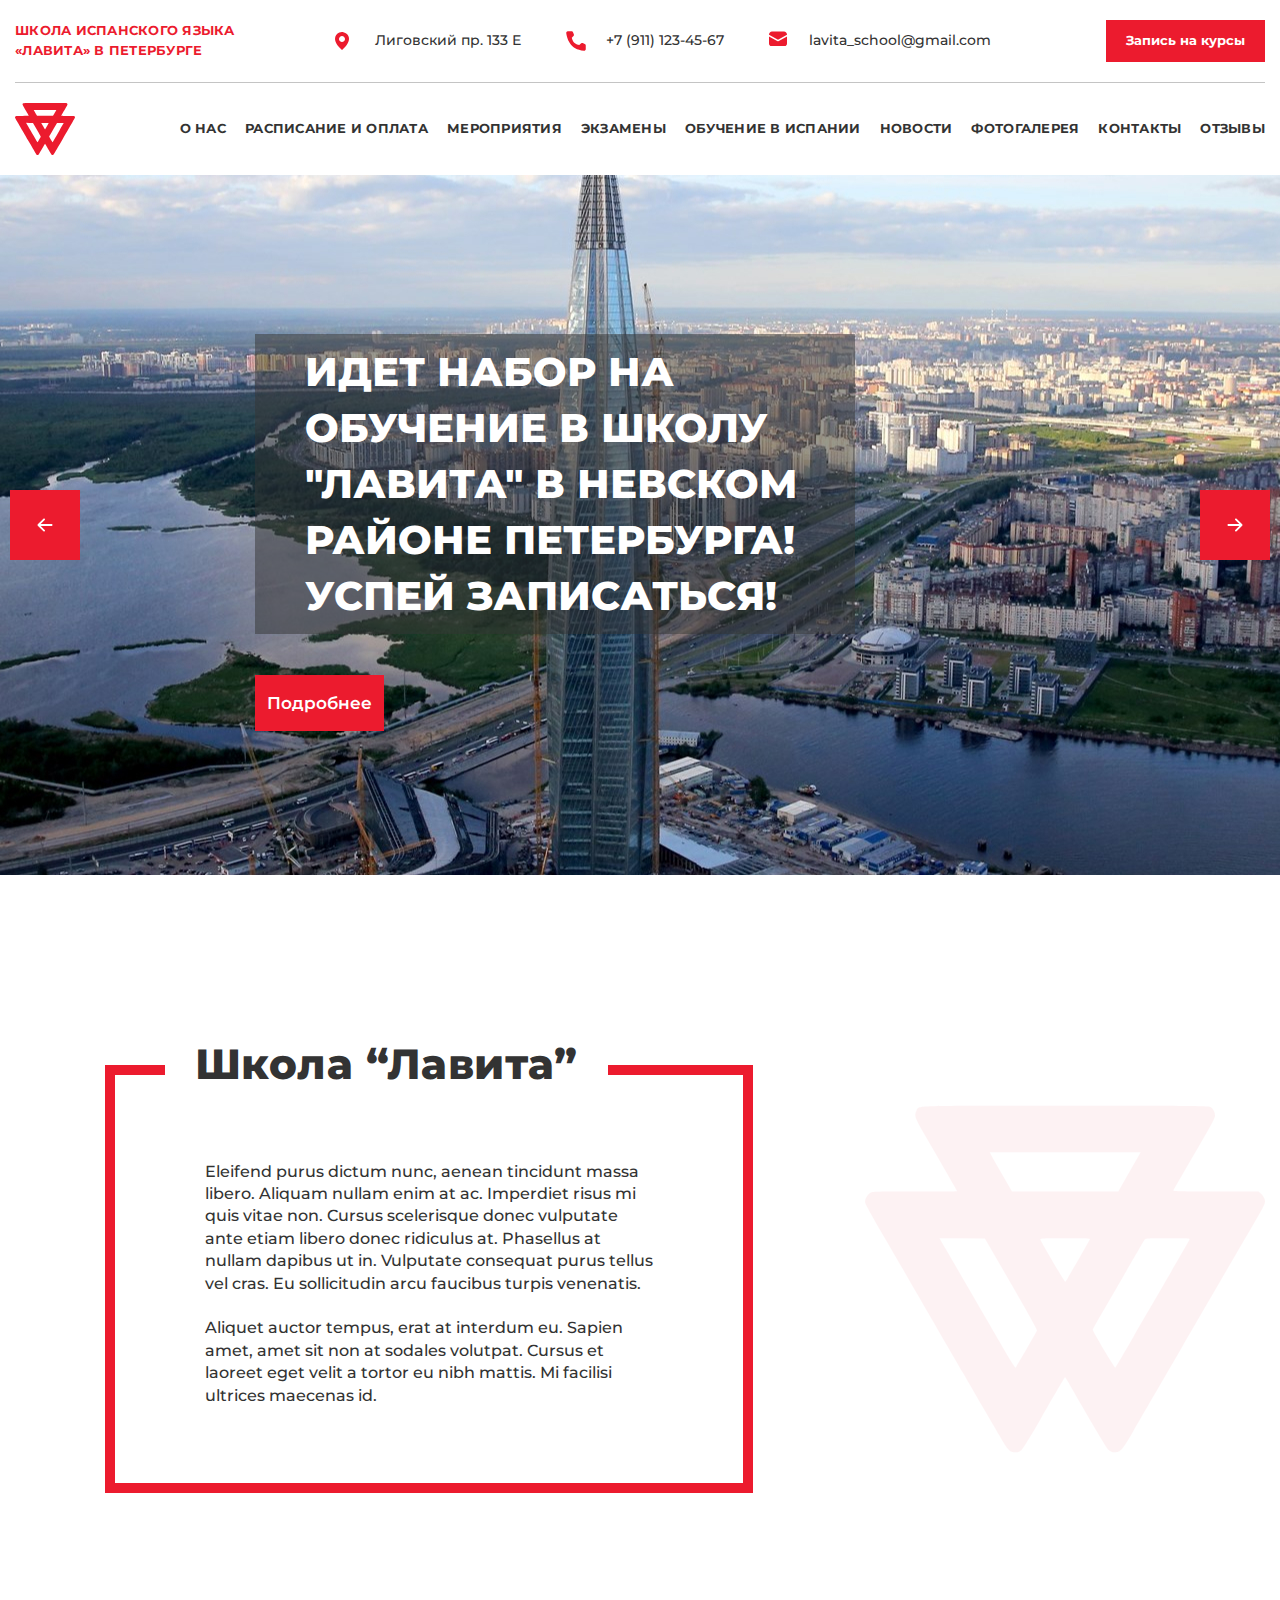
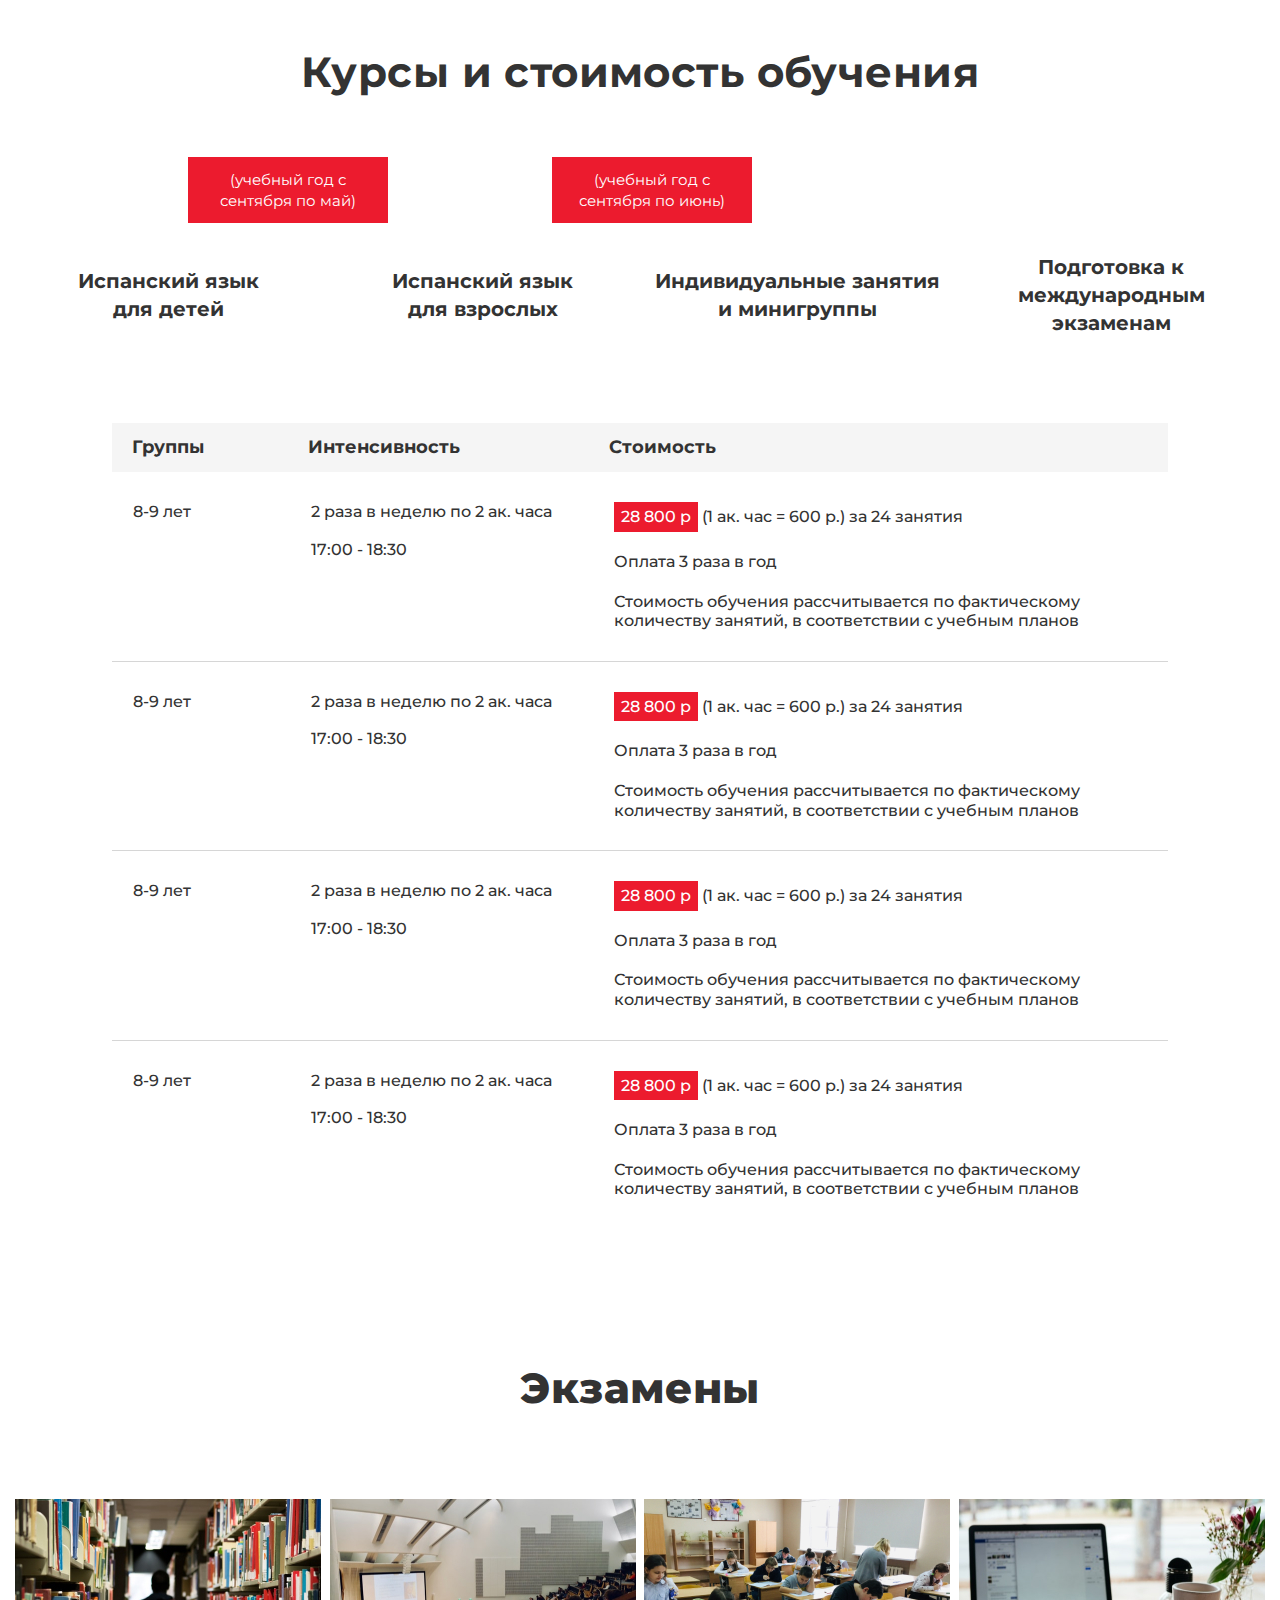
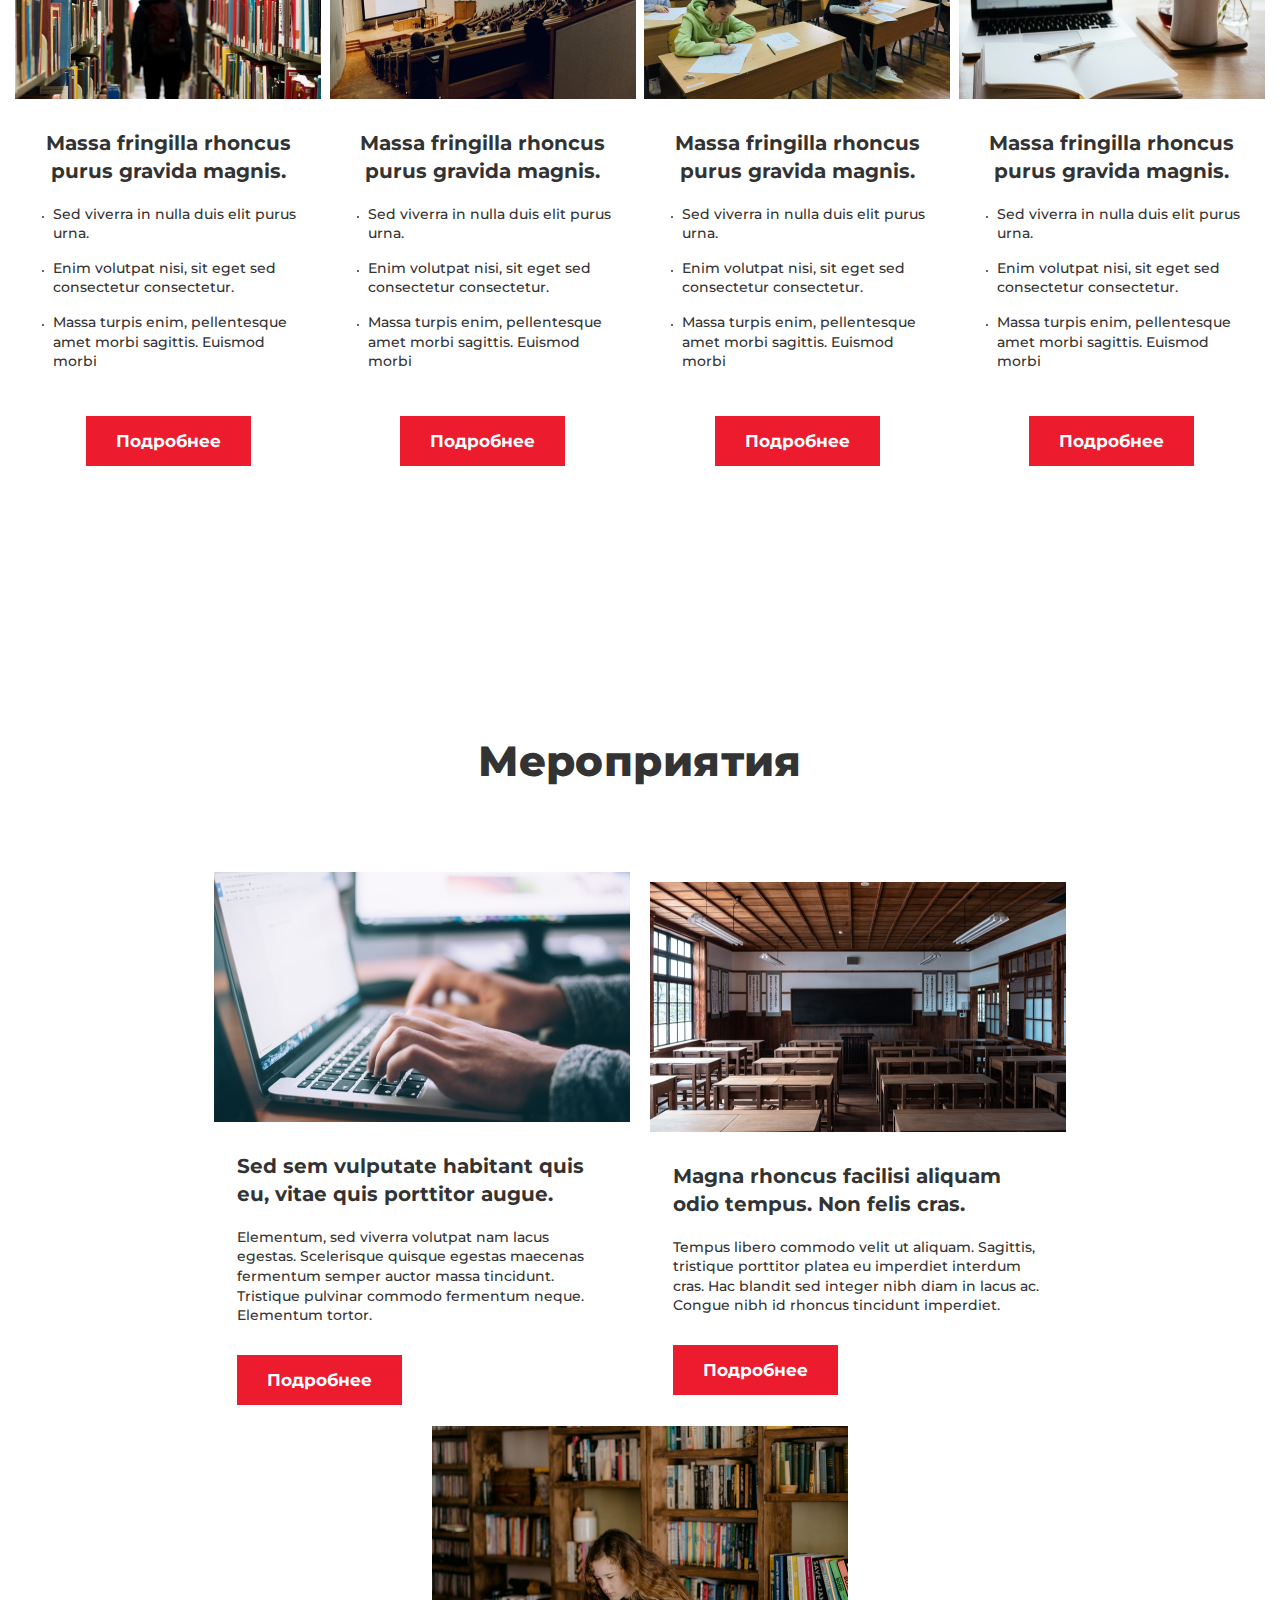
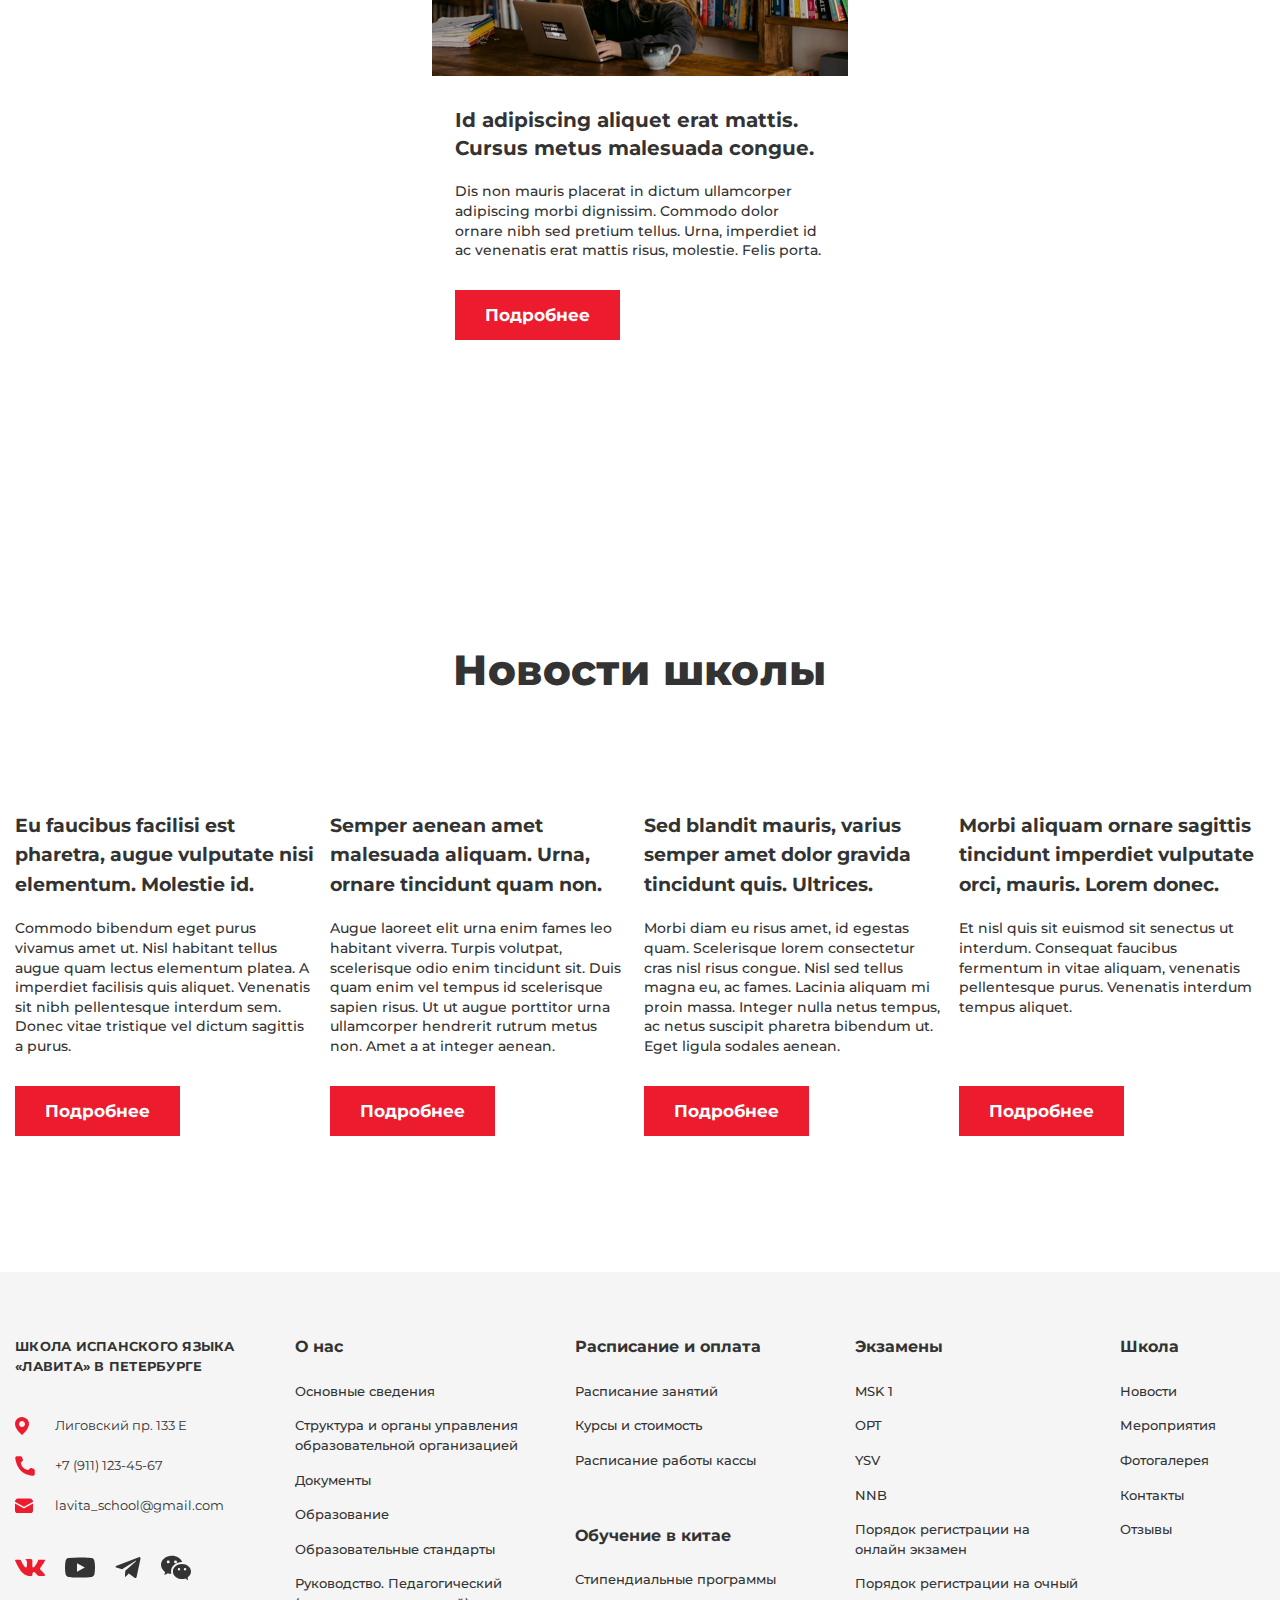
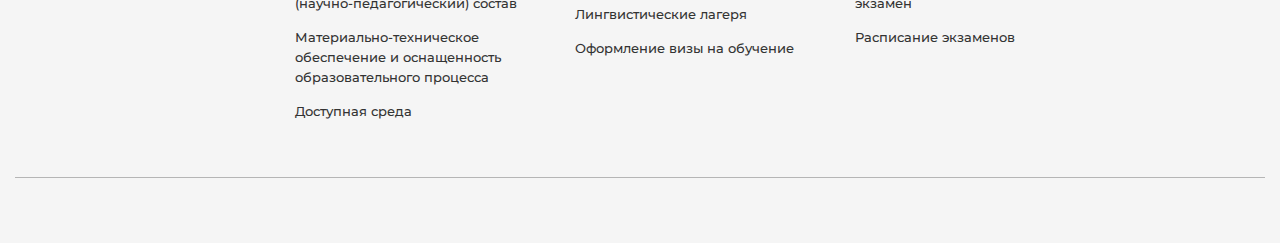
<file: app/index.html>
<!DOCTYPE html>
<html lang="en">

<head>
  <meta charset="UTF-8">
  <meta name="viewport" content="width=device-width, initial-scale=1.0">
  <title>Document</title>
  <link rel="stylesheet" href="css/style.min.css">
  <link rel="preconnect" href="https://fonts.googleapis.com">
  <link rel="preconnect" href="https://fonts.gstatic.com" crossorigin>
  <link href="https://fonts.googleapis.com/css2?family=Montserrat:wght@400;500;600;700;800&display=swap" rel="stylesheet">

</head>

<body>

  <header class="header">
    <div class="container">
      <div class="header_inner">
        <div class="header_upper">
          <h3 class="header_title_logo">
            ШКОЛА испанского ЯЗЫКА
            «ЛаВИта» в петербурге
          </h3>

          <div class="header_contact">
            <div class="header_contact_item header_contact_item--location">Лиговский пр. 133 Е</div>
            <div class="header_contact_item header_contact_item--number">+7 (911) 123-45-67</div>
            <div class="header_contact_item header_contact_item--mail">lavita_school@gmail.com</div>
          </div>

          <div class="header_button">
            <a class="header_button_href" href="#">Запись на курсы</a>

          </div>
        </div>
        <div class="header_lower">
          <div class="header_logo">
            <img src="images/logo.svg">
          </div>
          <nav class="nav">
            <a class="nav_link" href="index.html">О нас</a>
            <a class="nav_link" href="schedule.html">Расписание и оплата</a>
            <a class="nav_link" href="#">Мероприятия</a>
            <a class="nav_link" href="exam-hsk.html">Экзамены</a>
            <a class="nav_link" href="#">Обучение в испании</a>
            <a class="nav_link" href="#">Новости</a>
            <a class="nav_link" href="#">Фотогалерея</a>
            <a class="nav_link" href="map.html">Контакты</a>
            <a class="nav_link" href="#">Отзывы</a>
          </nav>

          <div class="header_bar">
            <a class="header_bar_link" href="#">
              <div class="header_bar_inner header_bar-top"></div>
              <div class="header_bar_inner header_bar-center"></div>
              <div class="header_bar_inner header_bar-bottom"></div>
            </a>
          </div>

        </div>
      </div>
    </div>
  </header>
  <div class="wrapper">
    <main class="main">

      <section class="first-screen">
        <div class="first-screen_background">
          <div class="first-screen_inner">
            <a class="first-screen_button_link" href="#">
              <img class="first-screen_button" src="images/button_left.svg" >
            </a>



                <div class="container_two">
                  <div class="first-screen_container_text">
                    <div class="first-screen_background_text">
                      <h2 class="first-screen_title">ИДЕТ НАБОР НА ОБУЧЕНИЕ В ШКОЛУ "ЛАВИТА" В НЕВСКОМ РАЙОНЕ ПЕТЕРБУРГА! УСПЕЙ ЗАПИСАТЬСЯ!</h2>
                    </div>

                    <a class="first-screen_more_link" href="#">
                      Подробнее
                    </a>
                  </div>
                </div>



            <a class="first-screen_button_link" href="#">
              <img class="first-screen_button" src="images/button_right.svg">
            </a>
          </div>
        </div>
      </section>


      <section class="description">

          <div class="container">
            <div class="description_inner">
            <div class="description_left">
              <h2 class="description_title">Школа “Лавита”</h2>

              <p class="description_text">
                Eleifend purus dictum nunc, aenean tincidunt
                massa libero. Aliquam nullam enim at ac. Imperdiet
                risus mi quis vitae non. Cursus scelerisque donec
                vulputate ante etiam libero donec ridiculus at.
                Phasellus at nullam dapibus ut in. Vulputate consequat
                purus tellus vel cras. Eu sollicitudin arcu faucibus
                turpis venenatis.
                <br>
                <br>
                Aliquet auctor tempus, erat at interdum eu. Sapien amet,
                amet sit non at sodales volutpat. Cursus et laoreet eget
                velit a tortor eu nibh mattis. Mi facilisi ultrices maecenas
                id.
              </p>
            </div>

            <div class="description_right">
              <img class="description_logo" src="images/big_logo.svg">
            </div>
          </div>
        </div>
      </section>


      <section class="price">
        <h1 class="price_title">
          Курсы и стоимость обучения
        </h1>

        <div class="price_inner">
          <div class="price_header">
            <div class="price_container">
              <div class="price_period">
                <div class="price_period_item">
                  <a class="price_period_item_link">(учебный год с сентября по май)</a>
                </div>
                <div class="price_period_item">
                  <a class="price_period_item_link">(учебный год с сентября по июнь)</a>
                </div>
              </div>
              <div class="price_menu">

                <div class="price_menu_item">
                  <a class="price_menu_item_link active" href="#">Испанский язык<br> для детей</a>
                </div>

                <div class="price_menu_item">
                  <a class="price_menu_item_link" href="#">Испанский язык<br> для взрослых</a>
                </div>

                <div class="price_menu_item">
                  <a class="price_menu_item_link" href="#">Индивидуальные занятия и минигруппы</a>
                </div>

                <div class="price_menu_item">
                  <a class="price_menu_item_link" href="#">Подготовка к международным экзаменам</a>
                </div>
              </div>
            </div>

          </div>


          <div class="price_basic">

              <div class="price_top">
                <div class="price_block price_block-group">Группы</div>
                <div class="price_block price_block-intensity">Интенсивность</div>
                <div class="price_block price_block-price">Стоимость</div>
              </div>

              <div class="price_base">


                <div class="price_base_item">
                  <div class="price_group">8-9 лет</div>
                  <div class="price_intensity">
                    <p class="price_intensity_text">2 раза в неделю по 2 ак. часа</p>
                    <p class="price_intensity_text">17:00 - 18:30</p>
                  </div>
                  <div class="price_price">

                    <p class="price_info">
                    <div class="price_price_number">28 800 р</div>
                    (1 ак. час = 600 р.) за 24 занятия
                    </p>

                    <p class="price_info">
                      Оплата 3 раза в год
                    </p>

                    <p class="price_info">
                      Стоимость обучения рассчитывается по
                      фактическому количеству занятий, в соответствии с учебным планов
                    </p>
                  </div>
                </div>

                <div class="price_base_item">
                  <div class="price_group">8-9 лет</div>
                  <div class="price_intensity">
                    <p class="price_intensity_text">2 раза в неделю по 2 ак. часа</p>
                    <p class="price_intensity_text">17:00 - 18:30</p>
                  </div>
                  <div class="price_price">

                    <p class="price_info">
                    <div class="price_price_number">28 800 р</div>
                    (1 ак. час = 600 р.) за 24 занятия
                    </p>

                    <p class="price_info">
                      Оплата 3 раза в год
                    </p>

                    <p class="price_info">
                      Стоимость обучения рассчитывается по
                      фактическому количеству занятий, в соответствии с учебным планов
                    </p>
                  </div>
                </div>

                <div class="price_base_item">
                  <div class="price_group">8-9 лет</div>
                  <div class="price_intensity">
                    <p class="price_intensity_text">2 раза в неделю по 2 ак. часа</p>
                    <p class="price_intensity_text">17:00 - 18:30</p>
                  </div>
                  <div class="price_price">

                    <p class="price_info">
                    <div class="price_price_number">28 800 р</div>
                    (1 ак. час = 600 р.) за 24 занятия
                    </p>

                    <p class="price_info">
                      Оплата 3 раза в год
                    </p>

                    <p class="price_info">
                      Стоимость обучения рассчитывается по
                      фактическому количеству занятий, в соответствии с учебным планов
                    </p>
                  </div>
                </div>

                <div class="price_base_item">
                  <div class="price_group">8-9 лет</div>
                  <div class="price_intensity">
                    <p class="price_intensity_text">2 раза в неделю по 2 ак. часа</p>
                    <p class="price_intensity_text">17:00 - 18:30</p>
                  </div>
                  <div class="price_price">

                    <p class="price_info">
                    <div class="price_price_number">28 800 р</div>
                    (1 ак. час = 600 р.) за 24 занятия
                    </p>

                    <p class="price_info">
                      Оплата 3 раза в год
                    </p>

                    <p class="price_info">
                      Стоимость обучения рассчитывается по
                      фактическому количеству занятий, в соответствии с учебным планов
                    </p>
                  </div>
                </div>




              </div>



          </div>


        </div>
        
      </section>

      <section class="exam">
        <h1 class="exam_title">Экзамены</h1>
        <div class="container">
          <div class="exam_inner">
            <div class="exam_item">
              <div class="exam_img">
                <img src="images/examexam_1.jpg">
              </div>
              <h3 class="exam_paragraph">Massa fringilla rhoncus purus gravida magnis. </h3>

              <ul class="exam_info">
                <li class="exam_info_item"> Sed viverra in nulla duis elit purus urna. </li>
                <li class="exam_info_item"> Enim volutpat nisi, sit eget sed consectetur consectetur. </li>
                <li class="exam_info_item"> Massa turpis enim, pellentesque amet morbi sagittis. Euismod morbi</li>
              </ul>
              <div class="exam_button">
                <a class="exam_button_link" href="#">Подробнее</a>
              </div>
            </div>


            <div class="exam_item">
              <div class="exam_img">
                <img src="images/examexam_2.jpg">
              </div>
              <h3 class="exam_paragraph">Massa fringilla rhoncus purus gravida magnis. </h3>

              <ul class="exam_info">
                <li class="exam_info_item"> Sed viverra in nulla duis elit purus urna. </li>
                <li class="exam_info_item"> Enim volutpat nisi, sit eget sed consectetur consectetur. </li>
                <li class="exam_info_item"> Massa turpis enim, pellentesque amet morbi sagittis. Euismod morbi</li>
              </ul>
              <div class="exam_button">
                <a class="exam_button_link" href="#">Подробнее</a>
              </div>
            </div>



            <div class="exam_item">
              <div class="exam_img">
                <img src="images/examexam_3.jpg">
              </div>
              <h3 class="exam_paragraph">Massa fringilla rhoncus purus gravida magnis. </h3>

              <ul class="exam_info">
                <li class="exam_info_item"> Sed viverra in nulla duis elit purus urna. </li>
                <li class="exam_info_item"> Enim volutpat nisi, sit eget sed consectetur consectetur. </li>
                <li class="exam_info_item"> Massa turpis enim, pellentesque amet morbi sagittis. Euismod morbi</li>
              </ul>
              <div class="exam_button">
                <a class="exam_button_link" href="#">Подробнее</a>
              </div>
            </div>


            <div class="exam_item">
              <div class="exam_img">
                <img src="images/examexam_4.jpg">
              </div>
              <h3 class="exam_paragraph">Massa fringilla rhoncus purus gravida magnis. </h3>

              <ul class="exam_info">
                <li class="exam_info_item"> Sed viverra in nulla duis elit purus urna. </li>
                <li class="exam_info_item"> Enim volutpat nisi, sit eget sed consectetur consectetur. </li>
                <li class="exam_info_item"> Massa turpis enim, pellentesque amet morbi sagittis. Euismod morbi</li>
              </ul>
              <div class="exam_button">
                <a class="exam_button_link" href="#">Подробнее</a>
              </div>
            </div>
          </div>
        </div>
      </section>

      <section class="event">
        <h1 class="event_title">Мероприятия</h1>
        <div class="container">
          <div class="event_inner">

            <div class="event_item">
              <div class="event_img">
                <img src="images/event_1.jpg">
              </div>

              <div class="event_container">
                <h3 class="event_paragraph">Sed sem vulputate habitant
                  quis eu, vitae quis porttitor augue. </h3>

                <p class="event_info">
                  Elementum, sed viverra volutpat nam lacus egestas.
                  Scelerisque quisque egestas maecenas
                  fermentum semper auctor massa tincidunt. Tristique
                  pulvinar commodo fermentum neque. Elementum tortor.
                </p>
                <div class="event_button">
                  <a class="event_button_link" href="#">Подробнее</a>
                </div>
              </div>
            </div>

            <div class="event_item">
              <div class="event_img">
                <img src="images/event_2.jpg">
              </div>

              <div class="event_container">
                <h3 class="event_paragraph">Magna rhoncus facilisi aliquam
                  odio tempus. Non felis cras. </h3>

                <p class="event_info">
                  Tempus libero commodo velit ut aliquam. Sagittis,
                  tristique porttitor platea eu imperdiet interdum
                  cras. Hac blandit sed integer
                  nibh diam in lacus ac. Congue nibh id rhoncus tincidunt
                  imperdiet.
                </p>
                <div class="event_button">
                  <a class="event_button_link" href="#">Подробнее</a>
                </div>
              </div>
            </div>

            <div class="event_item">
              <div class="event_img">
                <img src="images/event_3.jpg">
              </div>

              <div class="event_container">
                <h3 class="event_paragraph">Id adipiscing aliquet erat mattis.
                  Cursus metus malesuada congue. </h3>

                <p class="event_info">
                  Dis non mauris placerat in dictum ullamcorper adipiscing morbi
                  dignissim. Commodo dolor ornare nibh sed pretium tellus.
                  Urna, imperdiet id ac venenatis erat mattis risus, molestie.
                  Felis porta.
                </p>
                <div class="event_button">
                  <a class="event_button_link" href="#">Подробнее</a>
                </div>
              </div>
            </div>


          </div>
        </div>
      </section>

      <section class="news">
        <h1 class="news_title">Новости школы</h1>
        <div class="container">
          <div class="news_inner">

            <div class="news_item">

                <h3 class="news_paragraph">Eu faucibus facilisi est pharetra,
                  augue vulputate nisi elementum. Molestie id. </h3>

                <p class="news_info">
                  Commodo bibendum eget purus vivamus amet ut.
                  Nisl habitant tellus augue quam lectus elementum
                  platea. A imperdiet facilisis quis aliquet.
                  Venenatis sit nibh pellentesque interdum sem.
                  Donec vitae tristique vel dictum sagittis a purus.
                </p>
                <div class="news_button">
                  <a class="news_button_link" href="#">Подробнее</a>
                </div>
            </div>

            <div class="news_item">

              <h3 class="news_paragraph">Semper aenean amet malesuada aliquam.
                Urna, ornare tincidunt quam non.  </h3>

              <p class="news_info">
                Augue laoreet elit urna enim fames leo habitant viverra.
                Turpis volutpat, scelerisque odio enim tincidunt sit.
                Duis quam enim vel tempus id scelerisque sapien risus.
                Ut ut augue porttitor urna ullamcorper hendrerit rutrum
                metus non. Amet a at integer aenean.
              </p>
              <div class="news_button">
                <a class="news_button_link" href="#">Подробнее</a>
              </div>
            </div>


            <div class="news_item">

              <h3 class="news_paragraph">Sed blandit mauris, varius semper
                  amet dolor gravida tincidunt quis. Ultrices. </h3>

              <p class="news_info">
                Morbi diam eu risus amet, id egestas quam.
                Scelerisque lorem consectetur cras nisl risus
                congue. Nisl sed tellus magna eu, ac fames.
                Lacinia aliquam mi proin massa. Integer nulla
                netus tempus,
                ac netus suscipit pharetra bibendum ut. Eget
                ligula sodales aenean.
              </p>
              <div class="news_button">
                <a class="news_button_link" href="#">Подробнее</a>
              </div>
            </div>

            <div class="news_item">
              <div>
                <h3 class="news_paragraph">Morbi aliquam ornare sagittis tincidunt
                  imperdiet vulputate orci, mauris. Lorem donec. </h3>

                <p class="news_info">
                  Et nisl quis sit euismod sit senectus ut interdum.
                  Consequat faucibus fermentum in vitae aliquam,
                  venenatis pellentesque purus. Venenatis interdum
                  tempus aliquet.
                </p>
              </div>

            <div class="news_button">
                <a class="news_button_link" href="#">Подробнее</a>
              </div>
            </div>


          </div>
        </div>
      </section>

    </main>

    <footer class="footer">
      <div class="container">

      <div class="footer_inner">
        <div class="footer_column">
          <div class="footer_item footer_item-">
            <h3 class="footer_logo">
              ШКОЛА испанского ЯЗЫКА
              «ЛаВИта» в петербурге
            </h3>

            <p class="footer_contact footer_contact-location">Лиговский пр. 133 Е</p>
            <p class="footer_contact footer_contact-phone">+7 (911) 123-45-67</p>
            <p class="footer_contact footer_contact-mail">lavita_school@gmail.com</p>

            <div class="footer_icons">
              <img src="images/vk.svg" class="footer_icon footer_icon-vk">
              <img src="images/youtube.svg" class="footer_icon footer_icon-youtube">
              <img src="images/telegram.svg" class="footer_icon footer_icon-telegram">
              <img src="images/wechat.svg" class="footer_icon footer_icon-wechat">
            </div>

          </div>
        </div>


        <div class="footer_column">
          <div class="footer_item footer_item-about">
            <h3 class="footer_title">
              О нас
            </h3>
            <a class="footer_link" href="#">Основные сведения</a>
            <a class="footer_link" href="#">Структура и органы управления образовательной организацией</a>
            <a class="footer_link" href="#">Документы</a>
            <a class="footer_link" href="#">Образование</a>
            <a class="footer_link" href="#">Образовательные стандарты</a>
            <a class="footer_link" href="#">Руководство. Педагогический (научно-педагогический) состав</a>
            <a class="footer_link" href="#">Материально-техническое обеспечение
              и оснащенность образовательного процесса</a>
            <a class="footer_link" href="#">Доступная среда</a>

          </div>
        </div>

        <div class="footer_column">
          <div class="footer_item footer_item-payment">
            <h3 class="footer_title">
              Расписание и оплата
            </h3>

            <a class="footer_link" href="#">Расписание занятий</a>
            <a class="footer_link" href="#">Курсы и стоимость</a>
            <a class="footer_link" href="#">Расписание работы кассы</a>

          </div>


          <div class="footer_item footer_item-education">
            <h3 class="footer_title">
              Обучение в китае
            </h3>

            <a class="footer_link" href="#">Стипендиальные программы</a>
            <a class="footer_link" href="#">Лингвистические лагеря</a>
            <a class="footer_link" href="#">Оформление визы на обучение</a>

          </div>
        </div>


        <div class="footer_column">
          <div class="footer_item footer_item-exam">
            <h3 class="footer_title">
              Экзамены
            </h3>

            <a class="footer_link" href="#">MSK 1</a>
            <a class="footer_link" href="#">OPT</a>
            <a class="footer_link" href="#">YSV</a>
            <a class="footer_link" href="#">NNB</a>
            <a class="footer_link" href="#">Порядок регистрации на онлайн экзамен</a>
            <a class="footer_link" href="#">Порядок регистрации на очный экзамен</a>
            <a class="footer_link" href="#">Расписание экзаменов</a>


          </div>
        </div>


        <div class="footer_column">
          <div class="footer_item footer_item-school">
            <h3 class="footer_title">
              Школа
            </h3>

            <a class="footer_link" href="#">Новости</a>
            <a class="footer_link" href="#">Мероприятия</a>
            <a class="footer_link" href="#">Фотогалерея</a>
            <a class="footer_link" href="#">Контакты</a>
            <a class="footer_link" href="#">Отзывы</a>


          </div>
        </div>
      </div>
      </div>
    </footer>
  </div>



  <script src="js/main.min.js"></script>
</body>

</html>
</file>
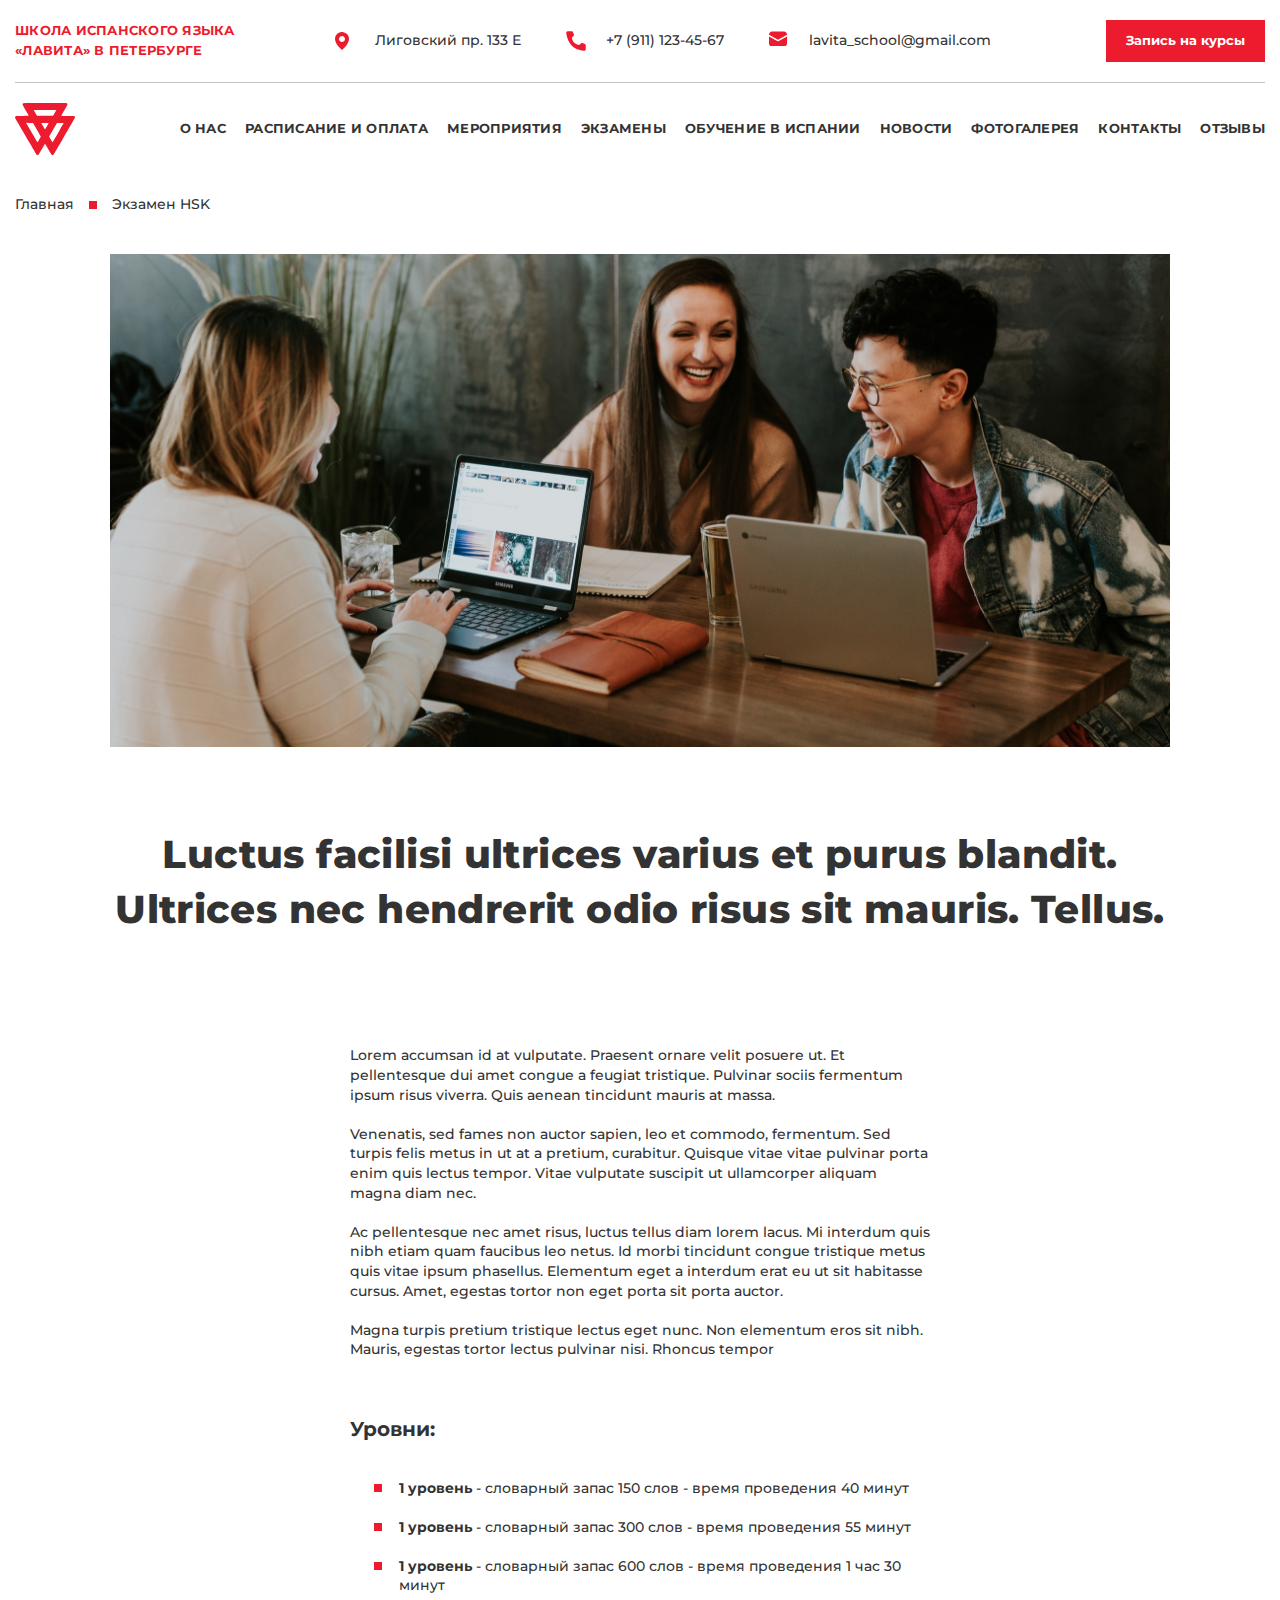
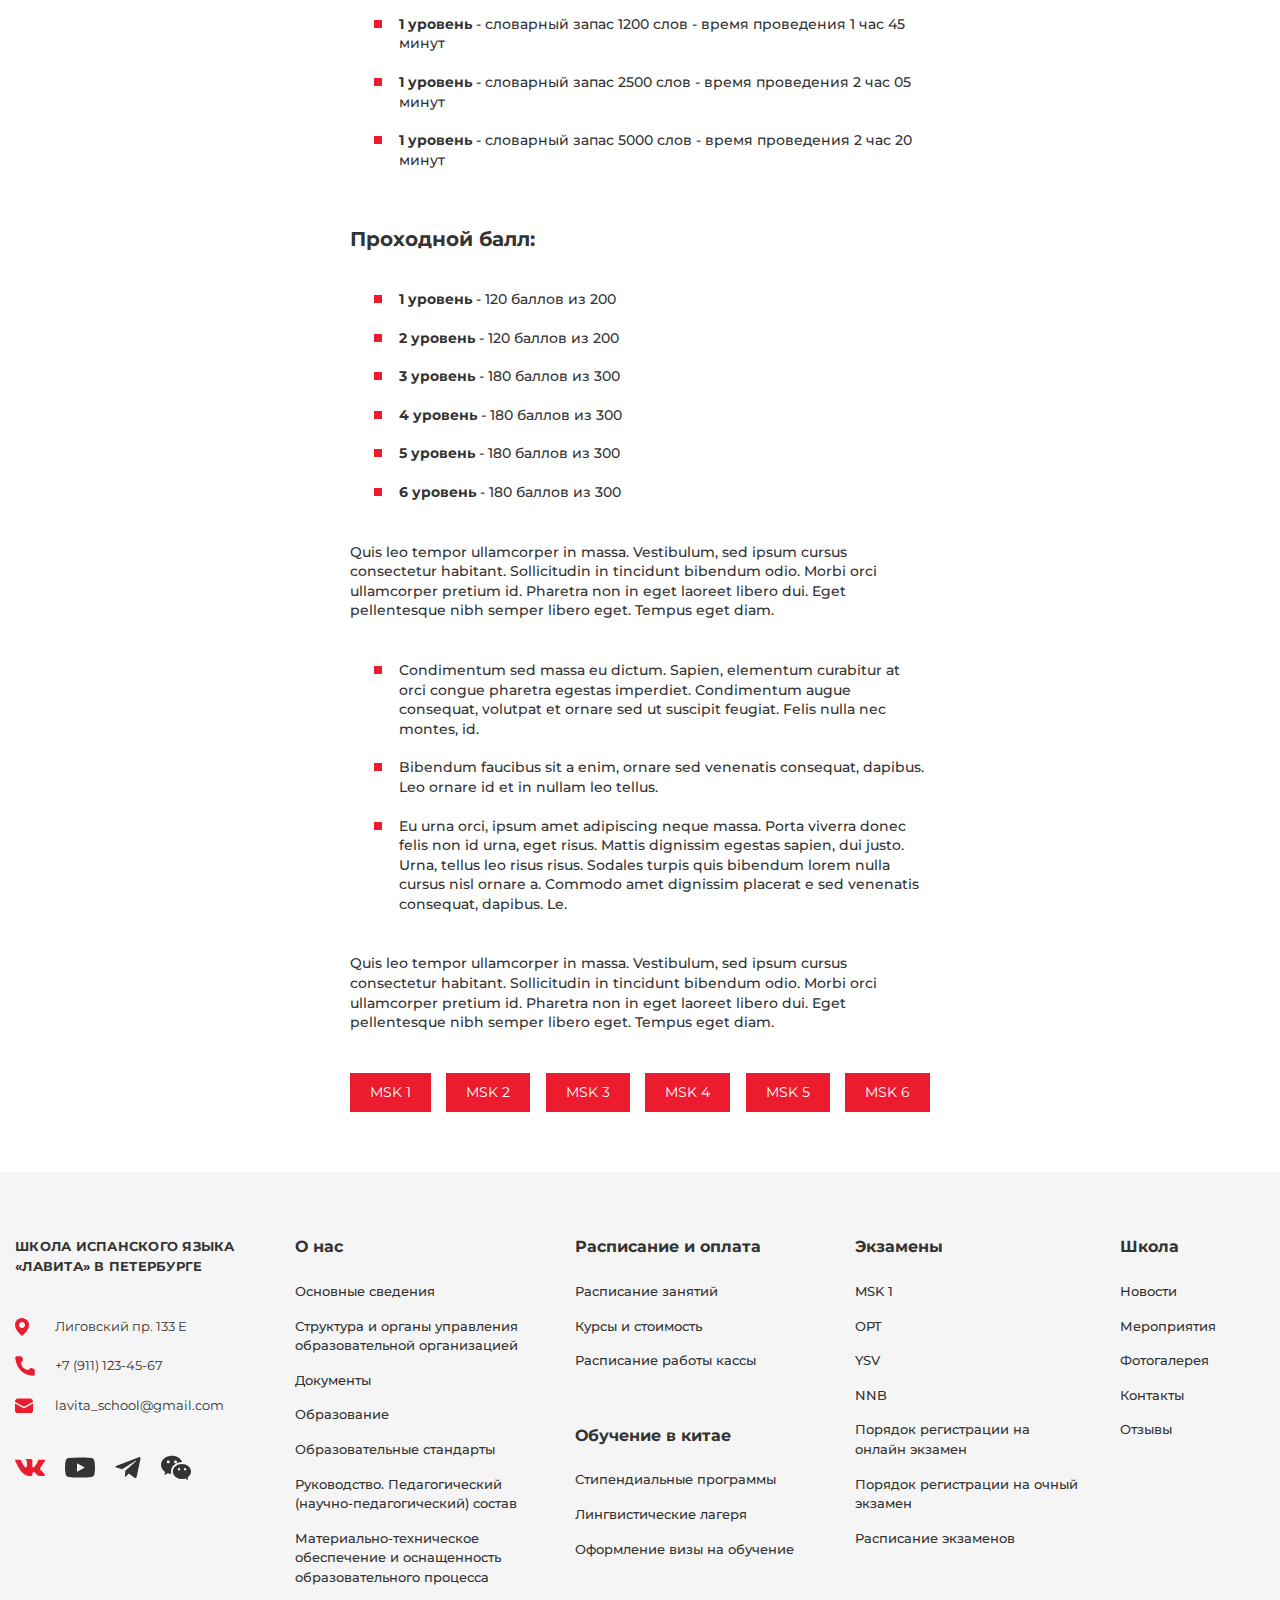
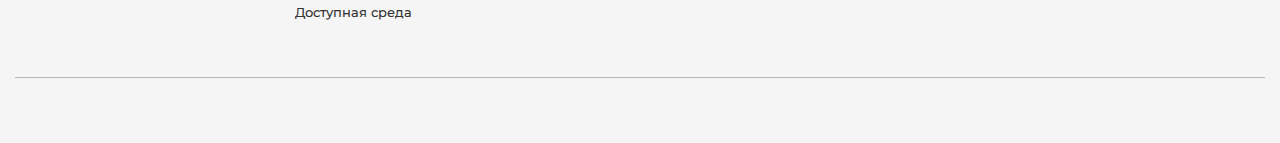
<file: app/exam-hsk.html>
<!DOCTYPE html>
<html lang="en">

<head>
  <meta charset="UTF-8">
  <meta name="viewport" content="width=device-width, initial-scale=1.0">
  <title>Document</title>
  <link rel="stylesheet" href="css/style.min.css">
  <link rel="preconnect" href="https://fonts.googleapis.com">
  <link rel="preconnect" href="https://fonts.gstatic.com" crossorigin>
  <link href="https://fonts.googleapis.com/css2?family=Montserrat:wght@400;500;600;700;800&display=swap" rel="stylesheet">

</head>

<body>

  <header class="header">
    <div class="container">
      <div class="header_inner">
        <div class="header_upper">
          <h3 class="header_title_logo">
            ШКОЛА испанского ЯЗЫКА
            «ЛаВИта» в петербурге
          </h3>

          <div class="header_contact">
            <div class="header_contact_item header_contact_item--location">Лиговский пр. 133 Е</div>
            <div class="header_contact_item header_contact_item--number">+7 (911) 123-45-67</div>
            <div class="header_contact_item header_contact_item--mail">lavita_school@gmail.com</div>
          </div>

          <div class="header_button">
            <a class="header_button_href" href="#">Запись на курсы</a>

          </div>
        </div>
        <div class="header_lower">
          <div class="header_logo">
            <img src="images/logo.svg">
          </div>
          <nav class="nav">
            <a class="nav_link" href="index.html">О нас</a>
            <a class="nav_link" href="schedule.html">Расписание и оплата</a>
            <a class="nav_link" href="#">Мероприятия</a>
            <a class="nav_link" href="exam-hsk.html">Экзамены</a>
            <a class="nav_link" href="#">Обучение в испании</a>
            <a class="nav_link" href="#">Новости</a>
            <a class="nav_link" href="#">Фотогалерея</a>
            <a class="nav_link" href="map.html">Контакты</a>
            <a class="nav_link" href="#">Отзывы</a>
          </nav>

          <div class="header_bar">
            <a class="header_bar_link" href="#">
              <div class="header_bar_inner header_bar-top"></div>
              <div class="header_bar_inner header_bar-center"></div>
              <div class="header_bar_inner header_bar-bottom"></div>
            </a>
          </div>
        </div>
      </div>
    </div>
  </header>
  <div class="wrapper">
    <main class="main">

      <div class="breadcrumbs">
        <div class="container">
          <ul class="breadcrumbs_list">
            <li class="breadcrumbs_item">
              <a class="breadcrumbs_link" href="#">Главная</a>
            </li>
            <div class="breadcrumbs_separation"></div>

            <li class="breadcrumbs_item">
              <a class="breadcrumbs_link" href="#">Экзамен HSK</a>
            </li>
          </ul>
        </div>
      </div>


      <section class="exam-hsk">
        <div class="exam-hsk_container">
          <img class="exam-hsk_img" src="images/exam_hsk.jpg">
          <h1 class="exam-hsk_title">Luctus facilisi ultrices varius et purus blandit.
            Ultrices nec hendrerit odio risus sit mauris. Tellus.</h1>
          <div class="exam-hsk_inner">
            <div class="exam-hsk_item">


                <p class="exam-hsk_text">Lorem accumsan id at vulputate. Praesent
                  ornare velit posuere ut. Et pellentesque dui amet congue a feugiat
                  tristique. Pulvinar sociis fermentum ipsum risus viverra. Quis aenean
                  tincidunt mauris at massa.
                  <br>
                  <br>
                  Venenatis, sed fames non auctor sapien, leo et commodo, fermentum.
                  Sed turpis felis metus in ut at a pretium, curabitur. Quisque vitae
                  vitae pulvinar porta enim quis lectus tempor. Vitae vulputate suscipit
                  ut ullamcorper aliquam magna diam nec.
                  <br>
                  <br>
                  Ac pellentesque nec amet risus, luctus tellus diam lorem lacus. Mi
                  interdum quis nibh etiam quam faucibus leo netus. Id morbi tincidunt
                  congue tristique metus quis vitae ipsum phasellus. Elementum eget a
                  interdum erat eu ut sit habitasse cursus. Amet, egestas tortor non
                  eget porta sit porta auctor.
                  <br>
                  <br>
                  Magna turpis pretium tristique lectus eget nunc. Non elementum eros
                  sit nibh. Mauris, egestas tortor lectus pulvinar nisi. Rhoncus tempor
                </p>

                <h3 class="exam-hsk_paragraph">Уровни:</h3>

                <ul class="exam-hsk_level">
                  <li class="exam-hsk_level_item"><span class="exam-hsk_bold"> 1 уровень</span>  - словарный запас 150 слов - время проведения 40 минут</li>
                  <li class="exam-hsk_level_item"><span class="exam-hsk_bold"> 1 уровень</span>  - словарный запас 300 слов - время проведения 55 минут</li>
                  <li class="exam-hsk_level_item"><span class="exam-hsk_bold"> 1 уровень</span>  - словарный запас 600 слов - время проведения 1 час 30 минут</li>
                  <li class="exam-hsk_level_item"><span class="exam-hsk_bold"> 1 уровень</span>  - словарный запас 1200 слов - время проведения 1 час 45 минут</li>
                  <li class="exam-hsk_level_item"><span class="exam-hsk_bold"> 1 уровень</span>  - словарный запас 2500 слов - время проведения 2 час 05 минут</li>
                  <li class="exam-hsk_level_item"><span class="exam-hsk_bold"> 1 уровень</span>  - словарный запас 5000 слов - время проведения 2 час 20 минут</li>
                </ul>


                <h3 class="exam-hsk_paragraph">Проходной балл:</h3>

                <ul class="exam-hsk_level">
                  <li class="exam-hsk_level_item"><span class="exam-hsk_bold"> 1 уровень</span> - 120 баллов из 200</li>
                  <li class="exam-hsk_level_item"><span class="exam-hsk_bold"> 2 уровень</span>  - 120 баллов из 200</li>
                  <li class="exam-hsk_level_item"><span class="exam-hsk_bold"> 3 уровень</span> - 180 баллов из 300</li>
                  <li class="exam-hsk_level_item"><span class="exam-hsk_bold"> 4 уровень</span>  - 180 баллов из 300</li>
                  <li class="exam-hsk_level_item"><span class="exam-hsk_bold"> 5 уровень</span>  - 180 баллов из 300</li>
                  <li class="exam-hsk_level_item"><span class="exam-hsk_bold"> 6 уровень</span>  - 180 баллов из 300</li>
                </ul>




                <p class="exam-hsk_text">
                  Quis leo tempor ullamcorper in massa. Vestibulum,
                  sed ipsum cursus consectetur habitant. Sollicitudin
                  in tincidunt bibendum odio.
                  Morbi orci ullamcorper pretium id. Pharetra non in
                  eget laoreet libero dui. Eget pellentesque nibh semper
                  libero eget. Tempus eget diam.

                </p>

                <ul class="exam-hsk_level">
                  <li class="exam-hsk_level_item">Condimentum sed massa eu dictum.
                    Sapien, elementum curabitur at orci congue pharetra egestas
                    imperdiet. Condimentum augue consequat, volutpat et ornare
                    sed ut suscipit feugiat. Felis nulla nec montes, id.</li>

                  <li class="exam-hsk_level_item">Bibendum faucibus sit a enim,
                    ornare sed venenatis consequat, dapibus. Leo ornare id
                    et in nullam leo tellus.</li>

                  <li class="exam-hsk_level_item">Eu urna orci, ipsum amet
                    adipiscing neque massa. Porta viverra donec felis non
                    id urna, eget risus. Mattis dignissim egestas sapien,
                    dui justo. Urna, tellus leo risus risus. Sodales turpis
                    quis bibendum lorem nulla cursus nisl ornare a. Commodo
                    amet dignissim placerat e sed venenatis consequat, dapibus. Le.</li>


                </ul>

                <p class="exam-hsk_text">
                  Quis leo tempor ullamcorper in massa. Vestibulum,
                  sed ipsum cursus consectetur habitant. Sollicitudin
                  in tincidunt bibendum odio.
                  Morbi orci ullamcorper pretium id. Pharetra non in
                  eget laoreet libero dui. Eget pellentesque nibh semper
                  libero eget. Tempus eget diam.

                </p>

                <div class="exam-hsk_buttons">
                  <div class="exam-hsk_buttons_item">MSK 1</div>
                  <div class="exam-hsk_buttons_item">MSK 2</div>
                  <div class="exam-hsk_buttons_item">MSK 3</div>
                  <div class="exam-hsk_buttons_item">MSK 4</div>
                  <div class="exam-hsk_buttons_item">MSK 5</div>
                  <div class="exam-hsk_buttons_item">MSK 6</div>
                </div>
            </div>
          </div>
        </div>
      </section>

    </main>

    <footer class="footer">
      <div class="container">

      <div class="footer_inner">
        <div class="footer_column">
          <div class="footer_item footer_item-">
            <h3 class="footer_logo">
              ШКОЛА испанского ЯЗЫКА
              «ЛаВИта» в петербурге
            </h3>

            <p class="footer_contact footer_contact-location">Лиговский пр. 133 Е</p>
            <p class="footer_contact footer_contact-phone">+7 (911) 123-45-67</p>
            <p class="footer_contact footer_contact-mail">lavita_school@gmail.com</p>

            <div class="footer_icons">
              <img src="images/vk.svg" class="footer_icon footer_icon-vk">
              <img src="images/youtube.svg" class="footer_icon footer_icon-youtube">
              <img src="images/telegram.svg" class="footer_icon footer_icon-telegram">
              <img src="images/wechat.svg" class="footer_icon footer_icon-wechat">
            </div>

          </div>
        </div>


        <div class="footer_column">
          <div class="footer_item footer_item-about">
            <h3 class="footer_title">
              О нас
            </h3>
            <a class="footer_link" href="#">Основные сведения</a>
            <a class="footer_link" href="#">Структура и органы управления образовательной организацией</a>
            <a class="footer_link" href="#">Документы</a>
            <a class="footer_link" href="#">Образование</a>
            <a class="footer_link" href="#">Образовательные стандарты</a>
            <a class="footer_link" href="#">Руководство. Педагогический (научно-педагогический) состав</a>
            <a class="footer_link" href="#">Материально-техническое обеспечение
              и оснащенность образовательного процесса</a>
            <a class="footer_link" href="#">Доступная среда</a>

          </div>
        </div>

        <div class="footer_column">
          <div class="footer_item footer_item-payment">
            <h3 class="footer_title">
              Расписание и оплата
            </h3>

            <a class="footer_link" href="#">Расписание занятий</a>
            <a class="footer_link" href="#">Курсы и стоимость</a>
            <a class="footer_link" href="#">Расписание работы кассы</a>

          </div>


          <div class="footer_item footer_item-education">
            <h3 class="footer_title">
              Обучение в китае
            </h3>

            <a class="footer_link" href="#">Стипендиальные программы</a>
            <a class="footer_link" href="#">Лингвистические лагеря</a>
            <a class="footer_link" href="#">Оформление визы на обучение</a>

          </div>
        </div>


        <div class="footer_column">
          <div class="footer_item footer_item-exam">
            <h3 class="footer_title">
              Экзамены
            </h3>

            <a class="footer_link" href="#">MSK 1</a>
            <a class="footer_link" href="#">OPT</a>
            <a class="footer_link" href="#">YSV</a>
            <a class="footer_link" href="#">NNB</a>
            <a class="footer_link" href="#">Порядок регистрации на онлайн экзамен</a>
            <a class="footer_link" href="#">Порядок регистрации на очный экзамен</a>
            <a class="footer_link" href="#">Расписание экзаменов</a>


          </div>
        </div>


        <div class="footer_column">
          <div class="footer_item footer_item-school">
            <h3 class="footer_title">
              Школа
            </h3>

            <a class="footer_link" href="#">Новости</a>
            <a class="footer_link" href="#">Мероприятия</a>
            <a class="footer_link" href="#">Фотогалерея</a>
            <a class="footer_link" href="#">Контакты</a>
            <a class="footer_link" href="#">Отзывы</a>


          </div>
        </div>
      </div>
      </div>
    </footer>
  </div>



  <script src="js/main.min.js"></script>
</body>

</html>
</file>
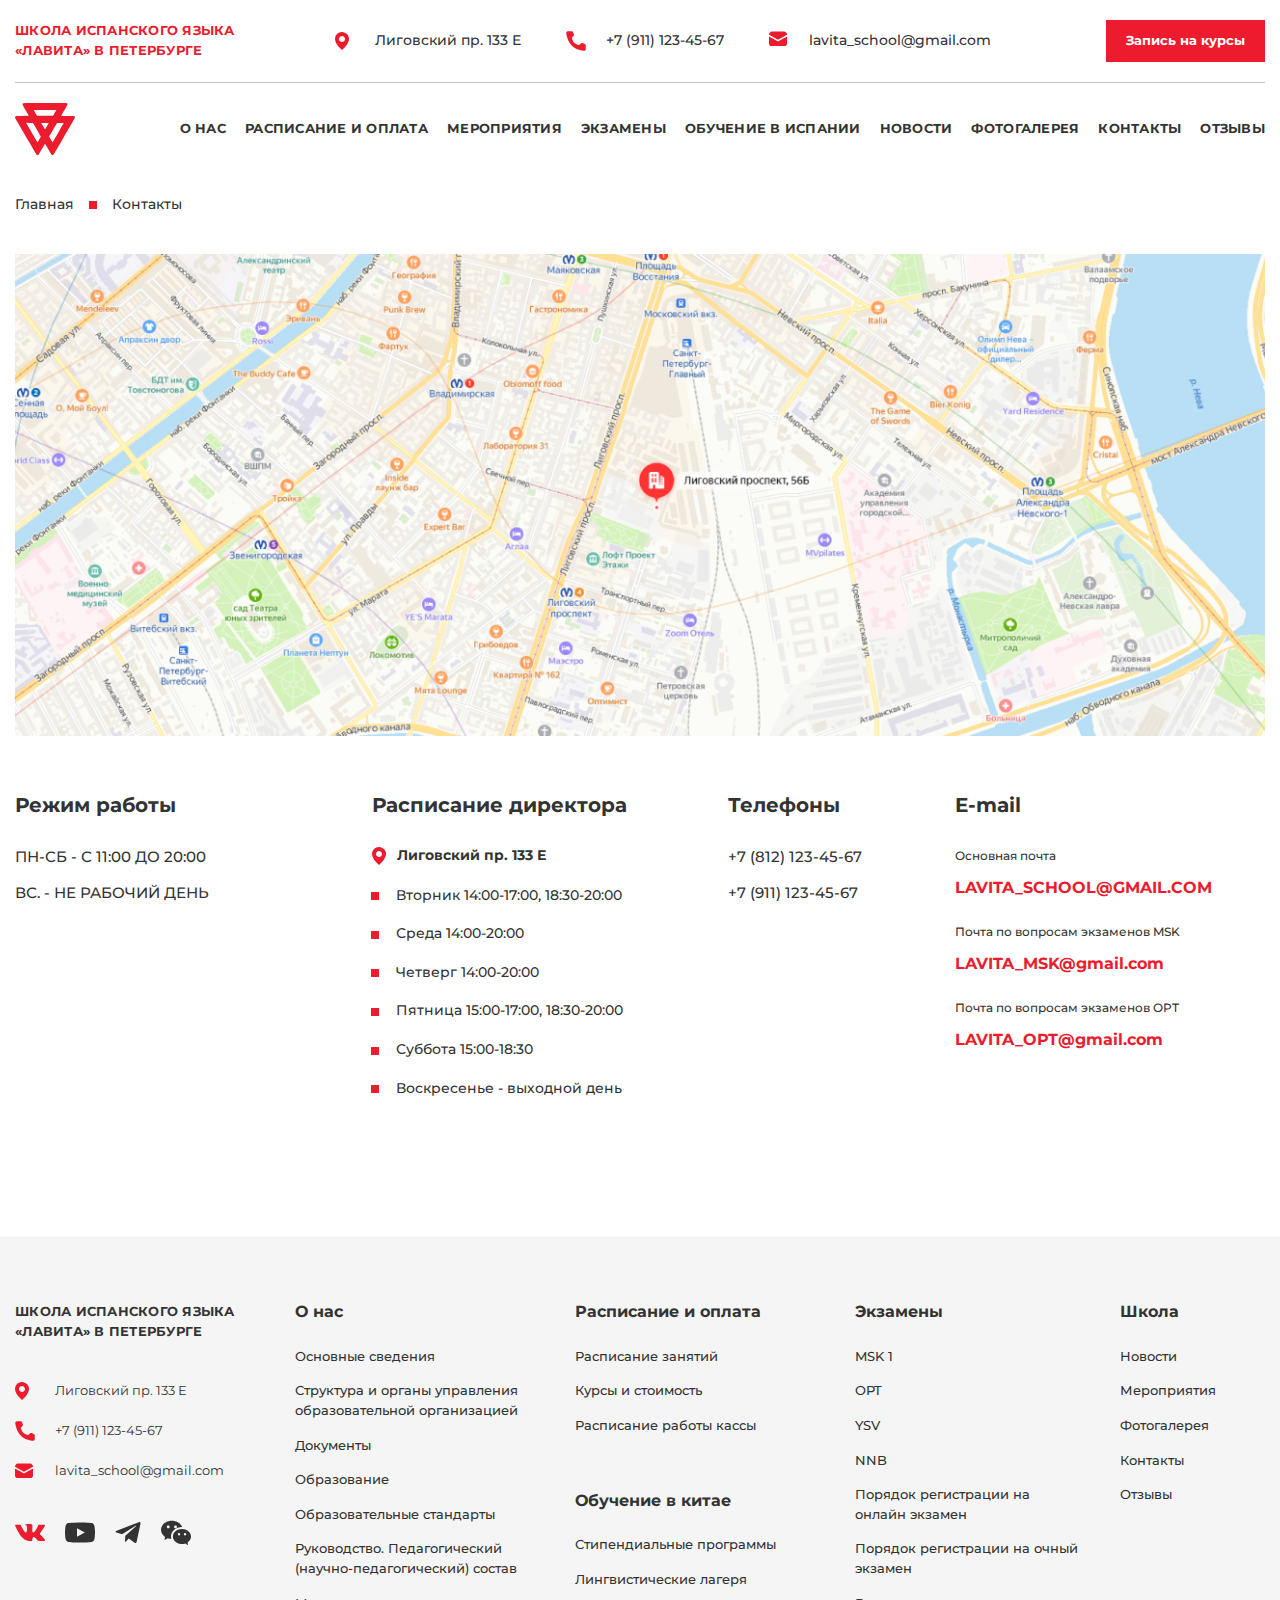
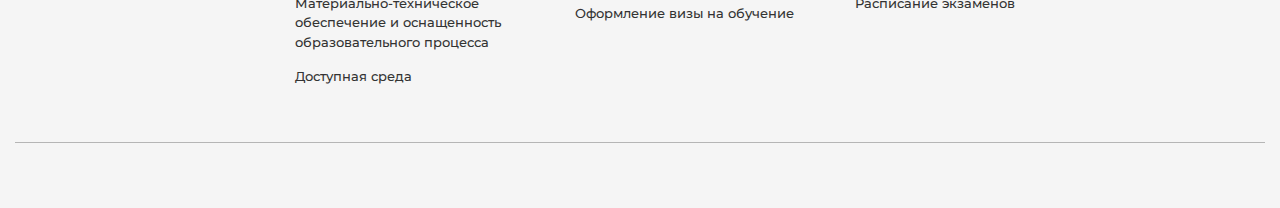
<file: app/map.html>
<!DOCTYPE html>
<html lang="en">

<head>
  <meta charset="UTF-8">
  <meta name="viewport" content="width=device-width, initial-scale=1.0">
  <title>Document</title>
  <link rel="stylesheet" href="css/style.min.css">
  <link rel="preconnect" href="https://fonts.googleapis.com">
  <link rel="preconnect" href="https://fonts.gstatic.com" crossorigin>
  <link href="https://fonts.googleapis.com/css2?family=Montserrat:wght@400;500;600;700;800&display=swap" rel="stylesheet">

</head>

<body>

  <header class="header">
    <div class="container">
      <div class="header_inner">
        <div class="header_upper">
          <h3 class="header_title_logo">
            ШКОЛА испанского ЯЗЫКА
            «ЛаВИта» в петербурге
          </h3>

          <div class="header_contact">
            <div class="header_contact_item header_contact_item--location">Лиговский пр. 133 Е</div>
            <div class="header_contact_item header_contact_item--number">+7 (911) 123-45-67</div>
            <div class="header_contact_item header_contact_item--mail">lavita_school@gmail.com</div>
          </div>

          <div class="header_button">
            <a class="header_button_href" href="#">Запись на курсы</a>

          </div>
        </div>
        <div class="header_lower">
          <div class="header_logo">
            <img src="images/logo.svg">
          </div>
          <nav class="nav">
            <a class="nav_link" href="index.html">О нас</a>
            <a class="nav_link" href="schedule.html">Расписание и оплата</a>
            <a class="nav_link" href="#">Мероприятия</a>
            <a class="nav_link" href="exam-hsk.html">Экзамены</a>
            <a class="nav_link" href="#">Обучение в испании</a>
            <a class="nav_link" href="#">Новости</a>
            <a class="nav_link" href="#">Фотогалерея</a>
            <a class="nav_link" href="map.html">Контакты</a>
            <a class="nav_link" href="#">Отзывы</a>
          </nav>

          <div class="header_bar">
            <a class="header_bar_link" href="#">
              <div class="header_bar_inner header_bar-top"></div>
              <div class="header_bar_inner header_bar-center"></div>
              <div class="header_bar_inner header_bar-bottom"></div>
            </a>
          </div>
        </div>
      </div>
    </div>
  </header>
  <div class="wrapper">
    <main class="main">

      <div class="breadcrumbs">
        <div class="container">
          <ul class="breadcrumbs_list">
            <li class="breadcrumbs_item">
              <a class="breadcrumbs_link" href="#">Главная</a>
            </li>
            <div class="breadcrumbs_separation"></div>

            <li class="breadcrumbs_item">
              <a class="breadcrumbs_link" href="#">Контакты</a>
            </li>
          </ul>
        </div>
      </div>


      <section class="map">
        <div class="container">

          <a class="map_link" href="https://www.google.ru/maps/place/Лиговский+пр.,+133б,+Санкт-Петербург,+191119/@59.917904,30.3470556,16.75z/data=!4m6!3m5!1s0x469631b3190756dd:0x8ffee702049fabce!8m2!3d59.9178722!4d30.3506536!16s%2Fg%2F11gybfqcsd?entry=ttu">
            <img class="map_img" src="images/map.jpg">
          </a>
          <div class="map_inner">


            <div class="map_item map_item-mode">
              <h3 class="map_paragraph">Режим работы</h3>
              <p class="map_mode">ПН-СБ - С 11:00 ДО 20:00</p>
              <p class="map_mode">ВС. - НЕ РАБОЧИЙ ДЕНЬ</p>
            </div>

            <div class="map_item map_item-schedule">
              <h3 class="map_paragraph">Расписание директора</h3>


              <div class="map_address">Лиговский пр. 133 Е</div>
              <ul class="map_level">
                <li class="map_level_item">Вторник 14:00-17:00, 18:30-20:00</li>
                <li class="map_level_item">Среда 14:00-20:00</li>
                <li class="map_level_item"> Четверг 14:00-20:00</li>
                <li class="map_level_item">  Пятница 15:00-17:00, 18:30-20:00</li>
                <li class="map_level_item">  Суббота 15:00-18:30</li>
                <li class="map_level_item"> Воскресенье - выходной день</li>
              </ul>

            </div>
            <div class="map_item map_item-phones">
              <h3 class="map_paragraph">Телефоны</h3>

              <p class="map_mode">+7 (812) 123-45-67</p>
              <p class="map_mode"> +7 (911) 123-45-67</p>

            </div>
            <div class="map_item map_item-gmail">
              <h3 class="map_paragraph">E-mail</h3>

              <h5 class="map_suptitle">Основная почта</h5>
                <h3 class="map_gmail">LAVITA_SCHOOL@GMAIL.COM </h3>
              <h5 class="map_suptitle">Почта по вопросам экзаменов MSK</h5>
                <h3 class="map_gmail">LAVITA_MSK@gmail.com</h3>
              <h5 class="map_suptitle">Почта по вопросам экзаменов OPT</h5>
                <h3 class="map_gmail">LAVITA_OPT@gmail.com</h3>

            </div>
          </div>
        </div>
      </section>

    </main>

    <footer class="footer">
      <div class="container">

      <div class="footer_inner">
        <div class="footer_column">
          <div class="footer_item footer_item-">
            <h3 class="footer_logo">
              ШКОЛА испанского ЯЗЫКА
              «ЛаВИта» в петербурге
            </h3>

            <p class="footer_contact footer_contact-location">Лиговский пр. 133 Е</p>
            <p class="footer_contact footer_contact-phone">+7 (911) 123-45-67</p>
            <p class="footer_contact footer_contact-mail">lavita_school@gmail.com</p>

            <div class="footer_icons">
              <img src="images/vk.svg" class="footer_icon footer_icon-vk">
              <img src="images/youtube.svg" class="footer_icon footer_icon-youtube">
              <img src="images/telegram.svg" class="footer_icon footer_icon-telegram">
              <img src="images/wechat.svg" class="footer_icon footer_icon-wechat">
            </div>

          </div>
        </div>


        <div class="footer_column">
          <div class="footer_item footer_item-about">
            <h3 class="footer_title">
              О нас
            </h3>
            <a class="footer_link" href="#">Основные сведения</a>
            <a class="footer_link" href="#">Структура и органы управления образовательной организацией</a>
            <a class="footer_link" href="#">Документы</a>
            <a class="footer_link" href="#">Образование</a>
            <a class="footer_link" href="#">Образовательные стандарты</a>
            <a class="footer_link" href="#">Руководство. Педагогический (научно-педагогический) состав</a>
            <a class="footer_link" href="#">Материально-техническое обеспечение
              и оснащенность образовательного процесса</a>
            <a class="footer_link" href="#">Доступная среда</a>

          </div>
        </div>

        <div class="footer_column">
          <div class="footer_item footer_item-payment">
            <h3 class="footer_title">
              Расписание и оплата
            </h3>

            <a class="footer_link" href="#">Расписание занятий</a>
            <a class="footer_link" href="#">Курсы и стоимость</a>
            <a class="footer_link" href="#">Расписание работы кассы</a>

          </div>


          <div class="footer_item footer_item-education">
            <h3 class="footer_title">
              Обучение в китае
            </h3>

            <a class="footer_link" href="#">Стипендиальные программы</a>
            <a class="footer_link" href="#">Лингвистические лагеря</a>
            <a class="footer_link" href="#">Оформление визы на обучение</a>

          </div>
        </div>


        <div class="footer_column">
          <div class="footer_item footer_item-exam">
            <h3 class="footer_title">
              Экзамены
            </h3>

            <a class="footer_link" href="#">MSK 1</a>
            <a class="footer_link" href="#">OPT</a>
            <a class="footer_link" href="#">YSV</a>
            <a class="footer_link" href="#">NNB</a>
            <a class="footer_link" href="#">Порядок регистрации на онлайн экзамен</a>
            <a class="footer_link" href="#">Порядок регистрации на очный экзамен</a>
            <a class="footer_link" href="#">Расписание экзаменов</a>


          </div>
        </div>


        <div class="footer_column">
          <div class="footer_item footer_item-school">
            <h3 class="footer_title">
              Школа
            </h3>

            <a class="footer_link" href="#">Новости</a>
            <a class="footer_link" href="#">Мероприятия</a>
            <a class="footer_link" href="#">Фотогалерея</a>
            <a class="footer_link" href="#">Контакты</a>
            <a class="footer_link" href="#">Отзывы</a>


          </div>
        </div>
      </div>
      </div>
    </footer>
  </div>



  <script src="js/main.min.js"></script>
</body>

</html>
</file>
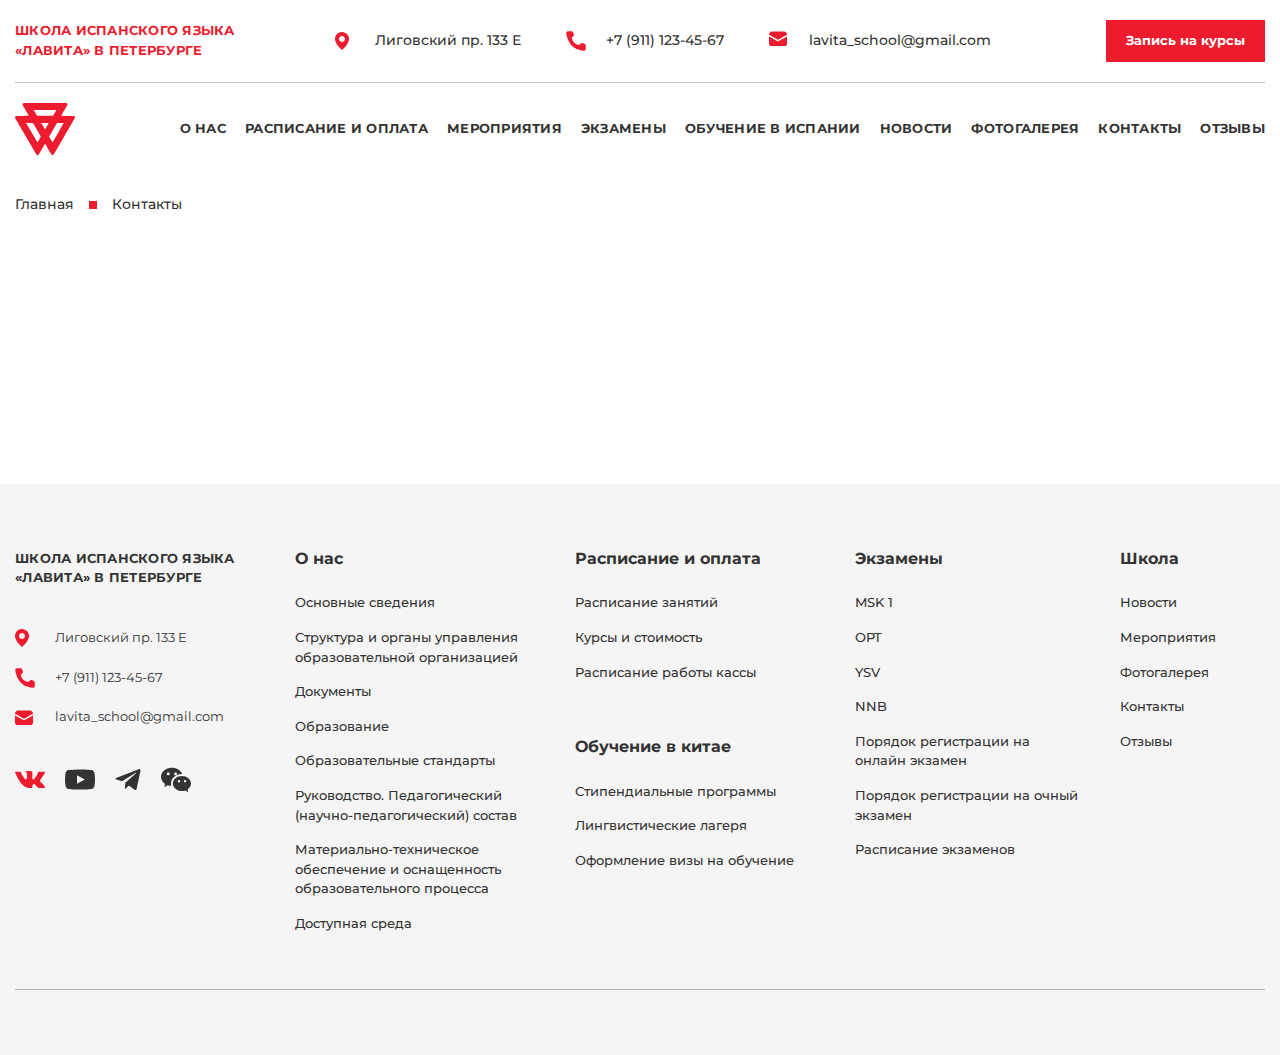
<file: app/sample.html>
<!DOCTYPE html>
<html lang="en">

<head>
  <meta charset="UTF-8">
  <meta name="viewport" content="width=device-width, initial-scale=1.0">
  <title>Document</title>
  <link rel="stylesheet" href="css/style.min.css">
  <link rel="preconnect" href="https://fonts.googleapis.com">
  <link rel="preconnect" href="https://fonts.gstatic.com" crossorigin>
  <link href="https://fonts.googleapis.com/css2?family=Montserrat:wght@400;500;600;700;800&display=swap" rel="stylesheet">

</head>

<body>

  <header class="header">
    <div class="container">
      <div class="header_inner">
        <div class="header_upper">
          <h3 class="header_title_logo">
            ШКОЛА испанского ЯЗЫКА
            «ЛаВИта» в петербурге
          </h3>

          <div class="header_contact">
            <div class="header_contact_item header_contact_item--location">Лиговский пр. 133 Е</div>
            <div class="header_contact_item header_contact_item--number">+7 (911) 123-45-67</div>
            <div class="header_contact_item header_contact_item--mail">lavita_school@gmail.com</div>
          </div>

          <div class="header_button">
            <a class="header_button_href" href="#">Запись на курсы</a>

          </div>
        </div>
        <div class="header_lower">
          <div class="header_logo">
            <img src="images/logo.svg">
          </div>
          <nav class="nav">
            <a class="nav_link" href="index.html">О нас</a>
            <a class="nav_link" href="schedule.html">Расписание и оплата</a>
            <a class="nav_link" href="#">Мероприятия</a>
            <a class="nav_link" href="exam-hsk.html">Экзамены</a>
            <a class="nav_link" href="#">Обучение в испании</a>
            <a class="nav_link" href="#">Новости</a>
            <a class="nav_link" href="#">Фотогалерея</a>
            <a class="nav_link" href="map.html">Контакты</a>
            <a class="nav_link" href="#">Отзывы</a>
          </nav>

          <div class="header_bar">
            <a class="header_bar_link" href="#">
              <div class="header_bar_inner header_bar-top"></div>
              <div class="header_bar_inner header_bar-center"></div>
              <div class="header_bar_inner header_bar-bottom"></div>
            </a>
          </div>

        </div>
      </div>
    </div>
  </header>
  <div class="wrapper">
    <main class="main">

      <div class="breadcrumbs">
        <div class="container">
          <ul class="breadcrumbs_list">
            <li class="breadcrumbs_item">
              <a class="breadcrumbs_link" href="#">Главная</a>
            </li>
            <div class="breadcrumbs_separation"></div>

            <li class="breadcrumbs_item">
              <a class="breadcrumbs_link" href="#">Контакты</a>
            </li>
          </ul>
        </div>
      </div>




    </main>

    <footer class="footer">
      <div class="container">

      <div class="footer_inner">
        <div class="footer_column">
          <div class="footer_item footer_item-">
            <h3 class="footer_logo">
              ШКОЛА испанского ЯЗЫКА
              «ЛаВИта» в петербурге
            </h3>

            <p class="footer_contact footer_contact-location">Лиговский пр. 133 Е</p>
            <p class="footer_contact footer_contact-phone">+7 (911) 123-45-67</p>
            <p class="footer_contact footer_contact-mail">lavita_school@gmail.com</p>

            <div class="footer_icons">
              <img src="images/vk.svg" class="footer_icon footer_icon-vk">
              <img src="images/youtube.svg" class="footer_icon footer_icon-youtube">
              <img src="images/telegram.svg" class="footer_icon footer_icon-telegram">
              <img src="images/wechat.svg" class="footer_icon footer_icon-wechat">
            </div>

          </div>
        </div>


        <div class="footer_column">
          <div class="footer_item footer_item-about">
            <h3 class="footer_title">
              О нас
            </h3>
            <a class="footer_link" href="#">Основные сведения</a>
            <a class="footer_link" href="#">Структура и органы управления образовательной организацией</a>
            <a class="footer_link" href="#">Документы</a>
            <a class="footer_link" href="#">Образование</a>
            <a class="footer_link" href="#">Образовательные стандарты</a>
            <a class="footer_link" href="#">Руководство. Педагогический (научно-педагогический) состав</a>
            <a class="footer_link" href="#">Материально-техническое обеспечение
              и оснащенность образовательного процесса</a>
            <a class="footer_link" href="#">Доступная среда</a>

          </div>
        </div>

        <div class="footer_column">
          <div class="footer_item footer_item-payment">
            <h3 class="footer_title">
              Расписание и оплата
            </h3>

            <a class="footer_link" href="#">Расписание занятий</a>
            <a class="footer_link" href="#">Курсы и стоимость</a>
            <a class="footer_link" href="#">Расписание работы кассы</a>

          </div>


          <div class="footer_item footer_item-education">
            <h3 class="footer_title">
              Обучение в китае
            </h3>

            <a class="footer_link" href="#">Стипендиальные программы</a>
            <a class="footer_link" href="#">Лингвистические лагеря</a>
            <a class="footer_link" href="#">Оформление визы на обучение</a>

          </div>
        </div>


        <div class="footer_column">
          <div class="footer_item footer_item-exam">
            <h3 class="footer_title">
              Экзамены
            </h3>

            <a class="footer_link" href="#">MSK 1</a>
            <a class="footer_link" href="#">OPT</a>
            <a class="footer_link" href="#">YSV</a>
            <a class="footer_link" href="#">NNB</a>
            <a class="footer_link" href="#">Порядок регистрации на онлайн экзамен</a>
            <a class="footer_link" href="#">Порядок регистрации на очный экзамен</a>
            <a class="footer_link" href="#">Расписание экзаменов</a>


          </div>
        </div>


        <div class="footer_column">
          <div class="footer_item footer_item-school">
            <h3 class="footer_title">
              Школа
            </h3>

            <a class="footer_link" href="#">Новости</a>
            <a class="footer_link" href="#">Мероприятия</a>
            <a class="footer_link" href="#">Фотогалерея</a>
            <a class="footer_link" href="#">Контакты</a>
            <a class="footer_link" href="#">Отзывы</a>


          </div>
        </div>
      </div>
      </div>
    </footer>
  </div>



  <script src="js/main.min.js"></script>
</body>

</html>
</file>
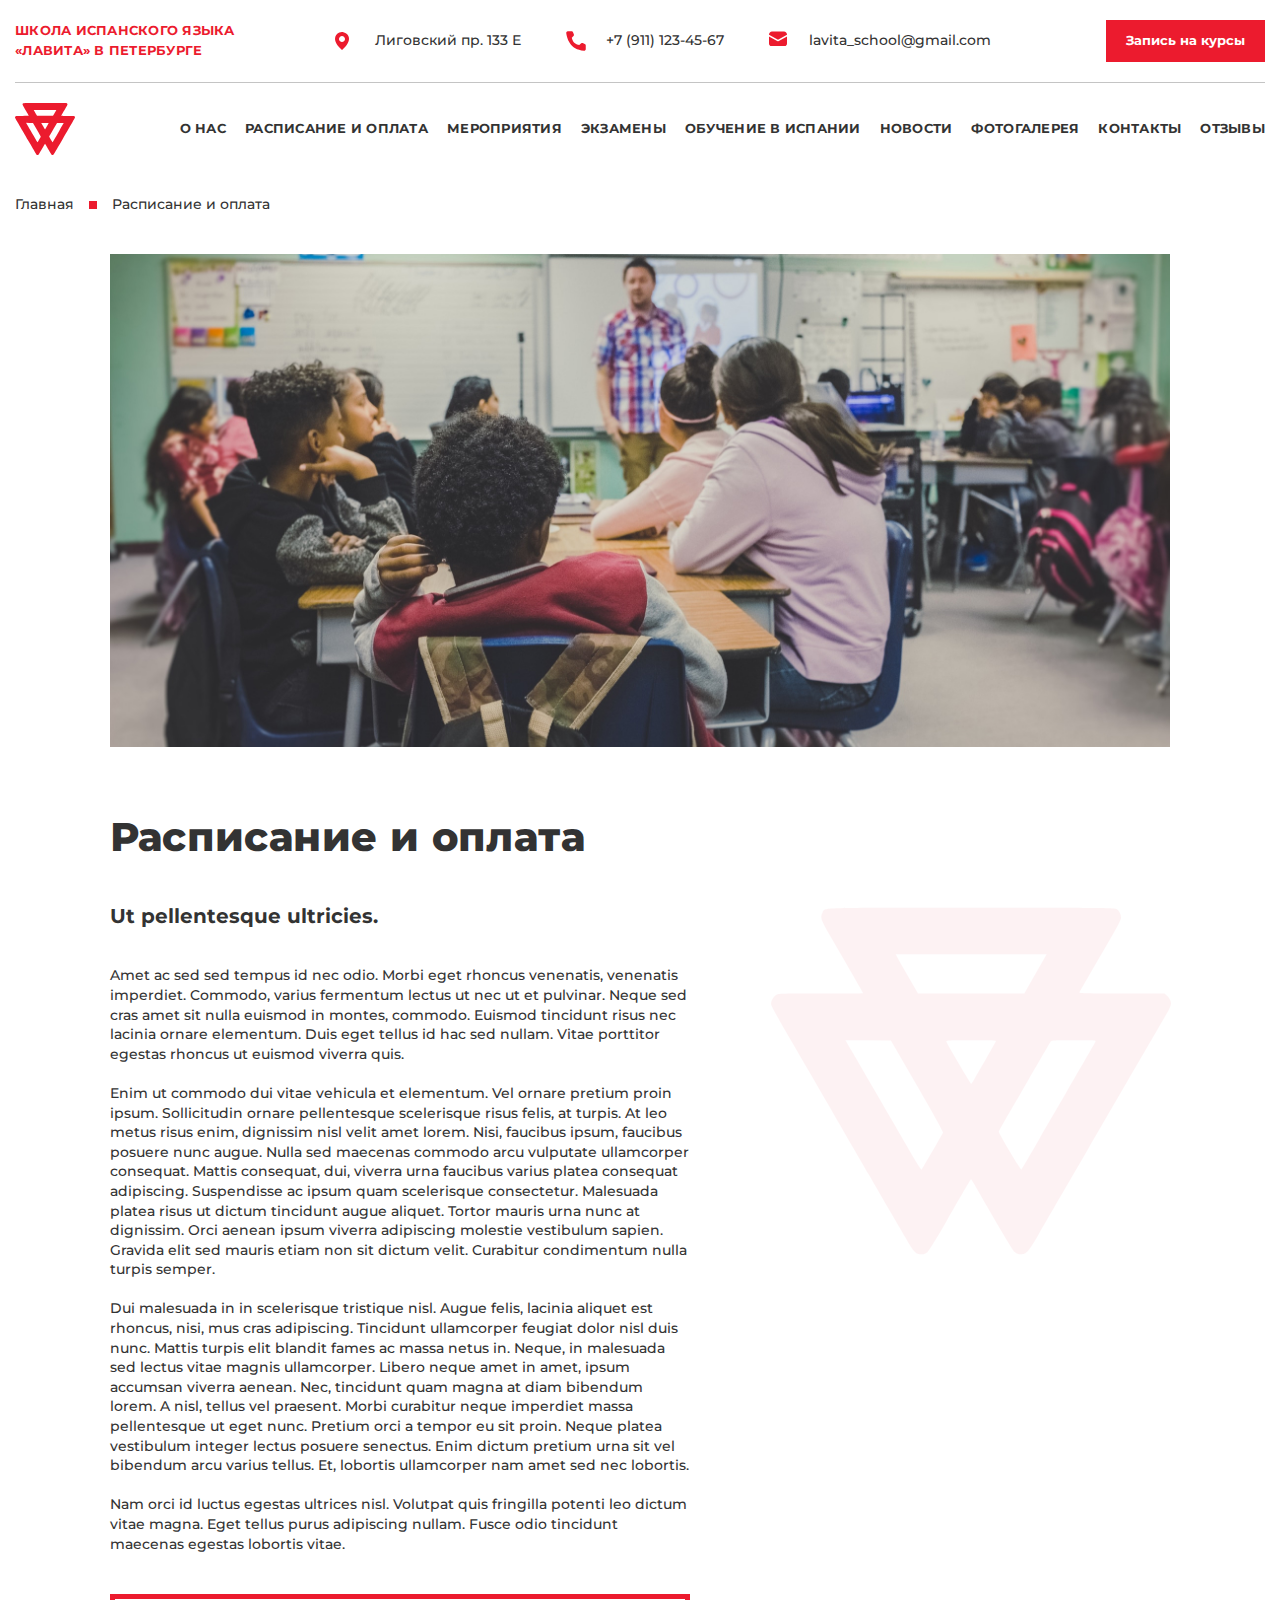
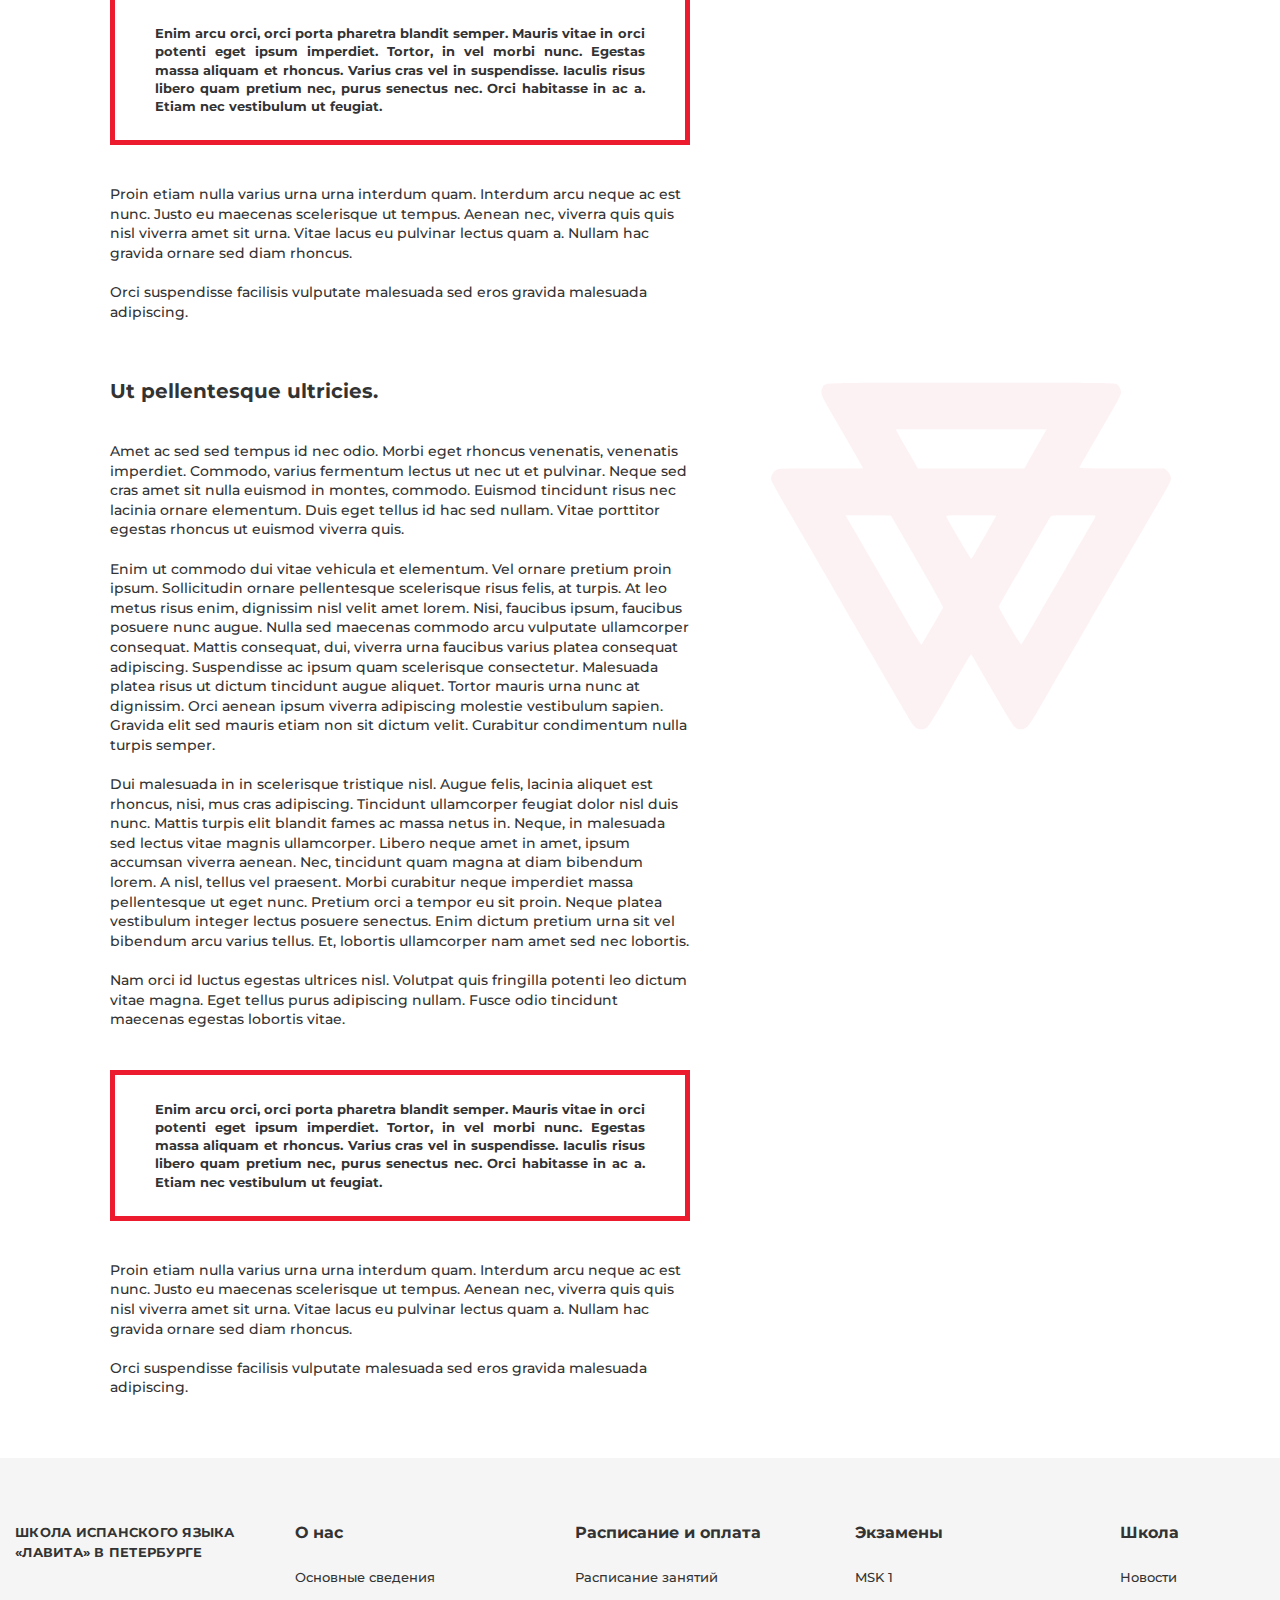
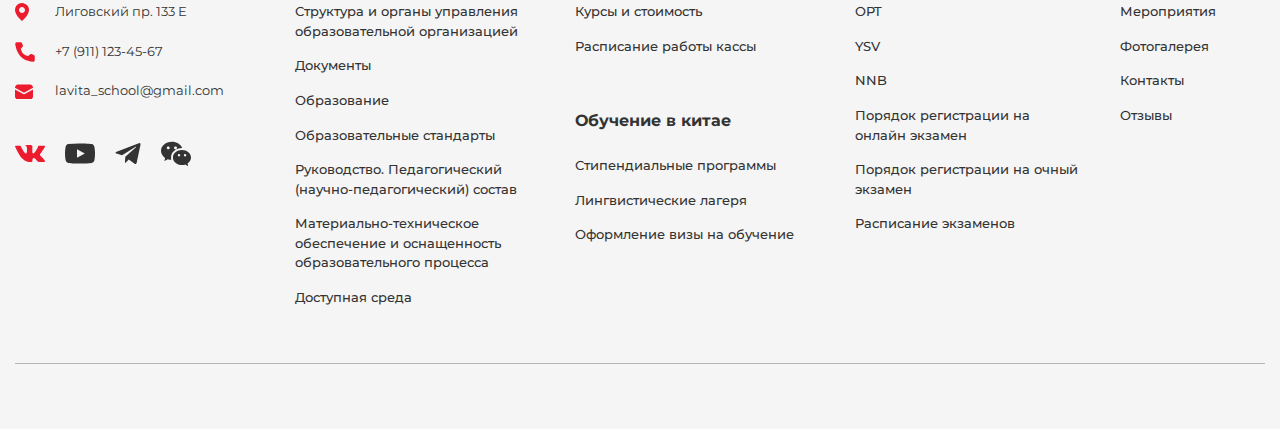
<file: app/schedule.html>
<!DOCTYPE html>
<html lang="en">

<head>
  <meta charset="UTF-8">
  <meta name="viewport" content="width=device-width, initial-scale=1.0">
  <title>Document</title>
  <link rel="stylesheet" href="css/style.min.css">
  <link rel="preconnect" href="https://fonts.googleapis.com">
  <link rel="preconnect" href="https://fonts.gstatic.com" crossorigin>
  <link href="https://fonts.googleapis.com/css2?family=Montserrat:wght@400;500;600;700;800&display=swap" rel="stylesheet">

</head>

<body>

  <header class="header">
    <div class="container">
      <div class="header_inner">
        <div class="header_upper">
          <h3 class="header_title_logo">
            ШКОЛА испанского ЯЗЫКА
            «ЛаВИта» в петербурге
          </h3>

          <div class="header_contact">
            <div class="header_contact_item header_contact_item--location">Лиговский пр. 133 Е</div>
            <div class="header_contact_item header_contact_item--number">+7 (911) 123-45-67</div>
            <div class="header_contact_item header_contact_item--mail">lavita_school@gmail.com</div>
          </div>

          <div class="header_button">
            <a class="header_button_href" href="#">Запись на курсы</a>

          </div>
        </div>
        <div class="header_lower">
          <div class="header_logo">
            <img src="images/logo.svg">
          </div>
          <nav class="nav">
            <a class="nav_link" href="index.html">О нас</a>
            <a class="nav_link" href="schedule.html">Расписание и оплата</a>
            <a class="nav_link" href="#">Мероприятия</a>
            <a class="nav_link" href="exam-hsk.html">Экзамены</a>
            <a class="nav_link" href="#">Обучение в испании</a>
            <a class="nav_link" href="#">Новости</a>
            <a class="nav_link" href="#">Фотогалерея</a>
            <a class="nav_link" href="map.html">Контакты</a>
            <a class="nav_link" href="#">Отзывы</a>
          </nav>

          <div class="header_bar">
            <a class="header_bar_link" href="#">
              <div class="header_bar_inner header_bar-top"></div>
              <div class="header_bar_inner header_bar-center"></div>
              <div class="header_bar_inner header_bar-bottom"></div>
            </a>
          </div>
        </div>
      </div>
    </div>
  </header>
  <div class="wrapper">
    <main class="main">

      <div class="breadcrumbs">
        <div class="container">
          <ul class="breadcrumbs_list">
            <li class="breadcrumbs_item">
              <a class="breadcrumbs_link" href="#">Главная</a>
            </li>
            <div class="breadcrumbs_separation"></div>

            <li class="breadcrumbs_item">
              <a class="breadcrumbs_link" href="#">Расписание и оплата</a>
            </li>
          </ul>
        </div>
      </div>


      <section class="schedule">
        <div class="schedule_container">
          <img class="schedule_img" src="images/schedule.jpg">
          <h1 class="schedule_title">Расписание и оплата</h1>
          <div class="schedule_inner">
            <div class="schedule_item">
              <div class="schedule_left">
                <h3 class="schedule_paragraph">Ut pellentesque ultricies.</h3>

                <p class="schedule_text">Amet ac sed sed tempus id nec odio.
                  Morbi eget rhoncus venenatis, venenatis imperdiet. Commodo,
                  varius fermentum lectus ut nec ut et pulvinar. Neque sed cras
                  amet sit nulla euismod in montes, commodo. Euismod tincidunt
                  risus nec lacinia ornare elementum. Duis eget tellus id hac
                  sed nullam. Vitae porttitor egestas rhoncus ut euismod viverra
                  quis.
                  <br>
                  <br>
                  Enim ut commodo dui vitae vehicula et elementum. Vel ornare pretium
                  proin ipsum. Sollicitudin ornare pellentesque scelerisque risus felis,
                  at turpis. At leo metus risus enim, dignissim nisl velit amet lorem.
                  Nisi, faucibus ipsum, faucibus posuere nunc augue. Nulla sed maecenas
                  commodo arcu vulputate ullamcorper consequat. Mattis consequat, dui,
                  viverra urna faucibus varius platea consequat adipiscing. Suspendisse
                  ac ipsum quam scelerisque consectetur. Malesuada platea risus ut dictum
                  tincidunt augue aliquet. Tortor mauris urna nunc at dignissim. Orci
                  aenean ipsum viverra adipiscing molestie vestibulum sapien. Gravida
                  elit sed mauris etiam non sit dictum velit. Curabitur condimentum
                  nulla turpis semper.
                  <br>
                  <br>
                  Dui malesuada in in scelerisque tristique nisl. Augue felis, lacinia
                  aliquet est rhoncus, nisi, mus cras adipiscing. Tincidunt ullamcorper
                  feugiat dolor nisl duis nunc. Mattis turpis elit blandit fames ac
                  massa netus in. Neque, in malesuada sed lectus vitae magnis ullamcorper.
                  Libero neque amet in amet, ipsum accumsan viverra aenean. Nec, tincidunt
                  quam magna at diam bibendum lorem. A nisl, tellus vel praesent.
                  Morbi curabitur neque imperdiet massa pellentesque ut eget nunc. Pretium
                  orci a tempor eu sit proin. Neque platea vestibulum integer lectus posuere
                  senectus. Enim dictum pretium urna sit vel bibendum arcu varius tellus.
                  Et, lobortis ullamcorper nam amet sed nec lobortis.
                  <br>
                  <br>
                  Nam orci id luctus egestas ultrices nisl. Volutpat quis fringilla potenti
                  leo dictum vitae magna. Eget tellus purus adipiscing nullam. Fusce odio
                  tincidunt maecenas egestas lobortis vitae.
                </p>

                <div class="schedule_border">
                  Enim arcu orci, orci porta pharetra blandit semper. Mauris vitae in orci
                  potenti eget ipsum imperdiet. Tortor, in vel morbi nunc. Egestas massa
                  aliquam et rhoncus. Varius cras vel in suspendisse. Iaculis risus libero
                  quam pretium nec, purus senectus nec. Orci habitasse in ac a. Etiam nec
                  vestibulum ut feugiat.
                </div>

                <p class="schedule_text">
                  Proin etiam nulla varius urna urna interdum quam. Interdum arcu neque ac
                  est nunc. Justo eu maecenas scelerisque ut tempus. Aenean nec, viverra quis
                  quis nisl viverra amet sit urna. Vitae lacus eu pulvinar lectus quam a.
                  Nullam hac gravida ornare sed diam rhoncus.
                  <br>
                  <br>
                  Orci suspendisse facilisis vulputate malesuada sed eros gravida malesuada
                  adipiscing.
                </p>

              </div>
              <div class="schedule_right">
                <img class="schedule_logo" src="images/big_logo.svg">
              </div>
            </div>



            <div class="schedule_item">
              <div class="schedule_left">
                <h3 class="schedule_paragraph">Ut pellentesque ultricies.</h3>

                <p class="schedule_text">Amet ac sed sed tempus id nec odio.
                  Morbi eget rhoncus venenatis, venenatis imperdiet. Commodo,
                  varius fermentum lectus ut nec ut et pulvinar. Neque sed cras
                  amet sit nulla euismod in montes, commodo. Euismod tincidunt
                  risus nec lacinia ornare elementum. Duis eget tellus id hac
                  sed nullam. Vitae porttitor egestas rhoncus ut euismod viverra
                  quis.
                  <br>
                  <br>
                  Enim ut commodo dui vitae vehicula et elementum. Vel ornare pretium
                  proin ipsum. Sollicitudin ornare pellentesque scelerisque risus felis,
                  at turpis. At leo metus risus enim, dignissim nisl velit amet lorem.
                  Nisi, faucibus ipsum, faucibus posuere nunc augue. Nulla sed maecenas
                  commodo arcu vulputate ullamcorper consequat. Mattis consequat, dui,
                  viverra urna faucibus varius platea consequat adipiscing. Suspendisse
                  ac ipsum quam scelerisque consectetur. Malesuada platea risus ut dictum
                  tincidunt augue aliquet. Tortor mauris urna nunc at dignissim. Orci
                  aenean ipsum viverra adipiscing molestie vestibulum sapien. Gravida
                  elit sed mauris etiam non sit dictum velit. Curabitur condimentum
                  nulla turpis semper.
                  <br>
                  <br>
                  Dui malesuada in in scelerisque tristique nisl. Augue felis, lacinia
                  aliquet est rhoncus, nisi, mus cras adipiscing. Tincidunt ullamcorper
                  feugiat dolor nisl duis nunc. Mattis turpis elit blandit fames ac
                  massa netus in. Neque, in malesuada sed lectus vitae magnis ullamcorper.
                  Libero neque amet in amet, ipsum accumsan viverra aenean. Nec, tincidunt
                  quam magna at diam bibendum lorem. A nisl, tellus vel praesent.
                  Morbi curabitur neque imperdiet massa pellentesque ut eget nunc. Pretium
                  orci a tempor eu sit proin. Neque platea vestibulum integer lectus posuere
                  senectus. Enim dictum pretium urna sit vel bibendum arcu varius tellus.
                  Et, lobortis ullamcorper nam amet sed nec lobortis.
                  <br>
                  <br>
                  Nam orci id luctus egestas ultrices nisl. Volutpat quis fringilla potenti
                  leo dictum vitae magna. Eget tellus purus adipiscing nullam. Fusce odio
                  tincidunt maecenas egestas lobortis vitae.
                </p>

                <div class="schedule_border">
                  Enim arcu orci, orci porta pharetra blandit semper. Mauris vitae in orci
                  potenti eget ipsum imperdiet. Tortor, in vel morbi nunc. Egestas massa
                  aliquam et rhoncus. Varius cras vel in suspendisse. Iaculis risus libero
                  quam pretium nec, purus senectus nec. Orci habitasse in ac a. Etiam nec
                  vestibulum ut feugiat.
                </div>

                <p class="schedule_text">
                  Proin etiam nulla varius urna urna interdum quam. Interdum arcu neque ac
                  est nunc. Justo eu maecenas scelerisque ut tempus. Aenean nec, viverra quis
                  quis nisl viverra amet sit urna. Vitae lacus eu pulvinar lectus quam a.
                  Nullam hac gravida ornare sed diam rhoncus.
                  <br>
                  <br>
                  Orci suspendisse facilisis vulputate malesuada sed eros gravida malesuada
                  adipiscing.
                </p>

              </div>
              <div class="schedule_right">
                <img class="schedule_logo" src="images/big_logo.svg">
              </div>
            </div>
          </div>

        </div>
      </section>

    </main>

    <footer class="footer">
      <div class="container">

      <div class="footer_inner">
        <div class="footer_column">
          <div class="footer_item footer_item-">
            <h3 class="footer_logo">
              ШКОЛА испанского ЯЗЫКА
              «ЛаВИта» в петербурге
            </h3>

            <p class="footer_contact footer_contact-location">Лиговский пр. 133 Е</p>
            <p class="footer_contact footer_contact-phone">+7 (911) 123-45-67</p>
            <p class="footer_contact footer_contact-mail">lavita_school@gmail.com</p>

            <div class="footer_icons">
              <img src="images/vk.svg" class="footer_icon footer_icon-vk">
              <img src="images/youtube.svg" class="footer_icon footer_icon-youtube">
              <img src="images/telegram.svg" class="footer_icon footer_icon-telegram">
              <img src="images/wechat.svg" class="footer_icon footer_icon-wechat">
            </div>

          </div>
        </div>


        <div class="footer_column">
          <div class="footer_item footer_item-about">
            <h3 class="footer_title">
              О нас
            </h3>
            <a class="footer_link" href="#">Основные сведения</a>
            <a class="footer_link" href="#">Структура и органы управления образовательной организацией</a>
            <a class="footer_link" href="#">Документы</a>
            <a class="footer_link" href="#">Образование</a>
            <a class="footer_link" href="#">Образовательные стандарты</a>
            <a class="footer_link" href="#">Руководство. Педагогический (научно-педагогический) состав</a>
            <a class="footer_link" href="#">Материально-техническое обеспечение
              и оснащенность образовательного процесса</a>
            <a class="footer_link" href="#">Доступная среда</a>

          </div>
        </div>

        <div class="footer_column">
          <div class="footer_item footer_item-payment">
            <h3 class="footer_title">
              Расписание и оплата
            </h3>

            <a class="footer_link" href="#">Расписание занятий</a>
            <a class="footer_link" href="#">Курсы и стоимость</a>
            <a class="footer_link" href="#">Расписание работы кассы</a>

          </div>


          <div class="footer_item footer_item-education">
            <h3 class="footer_title">
              Обучение в китае
            </h3>

            <a class="footer_link" href="#">Стипендиальные программы</a>
            <a class="footer_link" href="#">Лингвистические лагеря</a>
            <a class="footer_link" href="#">Оформление визы на обучение</a>

          </div>
        </div>


        <div class="footer_column">
          <div class="footer_item footer_item-exam">
            <h3 class="footer_title">
              Экзамены
            </h3>

            <a class="footer_link" href="#">MSK 1</a>
            <a class="footer_link" href="#">OPT</a>
            <a class="footer_link" href="#">YSV</a>
            <a class="footer_link" href="#">NNB</a>
            <a class="footer_link" href="#">Порядок регистрации на онлайн экзамен</a>
            <a class="footer_link" href="#">Порядок регистрации на очный экзамен</a>
            <a class="footer_link" href="#">Расписание экзаменов</a>


          </div>
        </div>


        <div class="footer_column">
          <div class="footer_item footer_item-school">
            <h3 class="footer_title">
              Школа
            </h3>

            <a class="footer_link" href="#">Новости</a>
            <a class="footer_link" href="#">Мероприятия</a>
            <a class="footer_link" href="#">Фотогалерея</a>
            <a class="footer_link" href="#">Контакты</a>
            <a class="footer_link" href="#">Отзывы</a>


          </div>
        </div>
      </div>
      </div>
    </footer>
  </div>



  <script src="js/main.min.js"></script>
</body>

</html>
</file>
<file: app/css/style.min.css>
html{-webkit-box-sizing:border-box;box-sizing:border-box}*,*::after,*::before{-webkit-box-sizing:inherit;box-sizing:inherit}ul[class],ol[class]{padding:0}body,h1,h2,h3,h4,h5,h6,p,ul,ol,li,figure,figcaption,blockquote,dl,dd{margin:0}ul[class]{list-style:none}img{max-width:100%;display:block}input,button,textarea,select{font:inherit}a{text-decoration:none}html,body{height:100%;font-family:"Montserrat",sans-serif;font-style:normal;font-weight:400;font-size:14px;line-height:140%;color:#333}.wrapper{display:-webkit-box;display:-ms-flexbox;display:flex;-webkit-box-orient:vertical;-webkit-box-direction:normal;-ms-flex-direction:column;flex-direction:column;min-height:100%}.main{-webkit-box-flex:1;-ms-flex:1 0 auto;flex:1 0 auto}.footer{-webkit-box-flex:0;-ms-flex:0 0 auto;flex:0 0 auto}.container{max-width:1330px;margin:0 auto;padding:0 15px}.container_two{max-width:1100px;margin:0 auto;padding:0 15px;margin-left:0}.header_inner{margin-top:20px}.header_upper{display:-webkit-box;display:-ms-flexbox;display:flex;-webkit-box-pack:justify;-ms-flex-pack:justify;justify-content:space-between;-webkit-box-align:center;-ms-flex-align:center;align-items:center;padding-bottom:20px;margin-bottom:20px;border-bottom:1px solid rgba(51,51,51,.29)}.header_lower{width:100%;display:-webkit-box;display:-ms-flexbox;display:flex;-webkit-box-pack:justify;-ms-flex-pack:justify;justify-content:space-between;-webkit-box-align:center;-ms-flex-align:center;align-items:center}.header_title_logo{color:#ec1b2e;text-transform:uppercase;width:240px;font-size:13px;letter-spacing:.02em}.header_contact{display:-webkit-box;display:-ms-flexbox;display:flex;font-size:14px}.header_contact_item{position:relative;margin-left:45px;margin-right:40px;font-weight:500}.header_contact_item--location:before{content:"";position:absolute;width:14px;height:19px;left:-40px;background-image:url("../images/location.svg")}.header_contact_item--number:before{content:"";position:absolute;width:20px;height:20px;left:-40px;background-image:url("../images/phone.svg")}.header_contact_item--mail:before{content:"";position:absolute;width:18px;height:15px;left:-40px;background-image:url("../images/mail.svg")}.header_button_href{display:inline-block;padding:11px 20px;background-color:#ec1b2e;font-weight:700;font-size:13px;color:#fff}.header_bar{display:none}.header_bar_link{display:-webkit-box;display:-ms-flexbox;display:flex;-webkit-box-orient:vertical;-webkit-box-direction:normal;-ms-flex-direction:column;flex-direction:column}.header_bar_inner{content:"";display:inline-block;width:40px;height:4px;background-color:#ec1b2e;margin:5px 0}.nav_link{letter-spacing:.02em;text-transform:uppercase;font-weight:700;font-size:13px;color:#333;margin-right:15px}.nav_link:last-child{margin-right:0}.footer{background:rgba(51,51,51,.05);padding:65px 0}.footer_inner{display:-webkit-box;display:-ms-flexbox;display:flex;-webkit-box-pack:justify;-ms-flex-pack:justify;justify-content:space-between;-webkit-box-align:start;-ms-flex-align:start;align-items:start;border-bottom:1px solid rgba(51,51,51,.33)}.footer_logo{letter-spacing:.02em;text-transform:uppercase;font-size:13px;margin-bottom:40px}.footer_title{margin-bottom:25px}.footer_item{width:240px;padding-bottom:40px}.footer_contact{margin-bottom:20px;margin-left:40px;font-size:13px;position:relative}.footer_contact-location:before{content:"";left:-40px;position:absolute;background-image:url("../images/location.svg");width:14px;height:20px}.footer_contact-phone:before{content:"";left:-40px;position:absolute;background-image:url("../images/phone.svg");width:20px;height:20px}.footer_contact-mail:before{content:"";left:-40px;position:absolute;background-image:url("../images/mail.svg");width:18px;height:15px;bottom:2px}.footer_icons{display:-webkit-box;display:-ms-flexbox;display:flex;margin-top:40px}.footer_icon{margin-right:20px}.footer_icon:last-child{margin-right:0}.footer_link{width:100%;padding-bottom:15px;display:inline-block;color:#333;font-size:13px;font-weight:500}.footer_item-education{width:220px}.footer_item-exam{width:225px}.footer_item-school{width:145px}.first-screen{padding-top:20px}.first-screen_background{background-image:url("../images/first_back.jpg");width:100%;height:700px;background-size:cover;background-repeat:no-repeat;background-position:center}.first-screen_inner{display:-webkit-box;display:-ms-flexbox;display:flex;-webkit-box-pack:justify;-ms-flex-pack:justify;justify-content:space-between;-webkit-box-align:center;-ms-flex-align:center;align-items:center;max-width:1610px;padding:0 10px;margin:0 auto;height:100%}.first-screen_title{margin-bottom:60px;line-height:140%;font-weight:800;font-size:40px;color:#fff;padding:10px 50px}.first-screen_more_link{padding:18px 12px;font-weight:600;font-size:17px;color:#fff;background-color:#ec1b2e}.first-screen_button_link{display:inline-block}.first-screen_background_text{width:600px;background-color:rgba(51,51,51,.5)}.first-screen_container_text{margin-left:160px}.description{padding-top:190px;padding-bottom:150px}.description_inner{display:-webkit-box;display:-ms-flexbox;display:flex;-webkit-box-pack:justify;-ms-flex-pack:justify;justify-content:space-between;-webkit-box-align:center;-ms-flex-align:center;align-items:center;padding-left:90px}.description_left{position:relative}.description_title{position:absolute;left:60px;top:-20px;font-weight:800;font-size:42px;letter-spacing:.01em;padding:10px 30px;background-color:#fff}.description_text{font-weight:500;font-size:16px;max-width:648px;line-height:140%;padding:76px 90px;padding-top:86px;border:10px solid #ec1b2e}.description_logo{opacity:.05}.price_title{font-weight:700;font-size:42px;line-height:140%;text-align:center;letter-spacing:.01em;margin:0 auto 55px}.price_container{max-width:1253px;padding:0 10px;margin:0 auto}.price_basic{max-width:1076px;margin:86px auto 0;padding:0 10px}.price_period{display:-webkit-box;display:-ms-flexbox;display:flex;-webkit-box-pack:left;-ms-flex-pack:left;justify-content:left;margin-bottom:30px}.price_period_item_link{font-size:15px;line-height:140%;display:inline-block;text-align:center;color:#fff;padding:12px 20px;background-color:#ec1b2e;width:200px;margin-left:110px}.price_period_item_link:last-child{margin-left:164px}.price_menu{display:-webkit-box;display:-ms-flexbox;display:flex;-webkit-box-pack:justify;-ms-flex-pack:justify;justify-content:space-between;-webkit-box-align:center;-ms-flex-align:center;align-items:center}.price_menu_item{text-align:center;width:290px}.price_menu_item_link{font-weight:700;font-size:20px;line-height:140%;color:#333}.price_top{background:rgba(51,51,51,.05);display:-webkit-box;display:-ms-flexbox;display:flex;-webkit-box-pack:justify;-ms-flex-pack:justify;justify-content:space-between;-webkit-box-align:center;-ms-flex-align:center;align-items:center;max-width:1076px}.price_block{font-weight:700;font-size:18px;padding:15px 20px}.price_block-group{width:17%}.price_block-intensity{width:29%}.price_block-price{width:56%}.price_base_item{display:-webkit-box;display:-ms-flexbox;display:flex;font-weight:500;font-size:16px;padding-top:30px;padding-bottom:30px;border-top:1px solid rgba(51,51,51,.2)}.price_base_item:first-child{border:none}.price_group{width:17%;padding-left:21px}.price_intensity{width:29%;padding-left:21px}.price_price{width:55%;padding-left:21px}.price_intensity_text+.price_intensity_text{margin-top:18px}.price_price_number{padding:5px 7px;background-color:#ec1b2e;color:#fff;display:inline-block}.price_info{margin-top:20px}.price_info:first-child{margin:0}.exam{padding:150px 0}.exam_title{font-weight:800;font-size:42px;text-align:center;letter-spacing:.01em;margin:0 auto 100px}.exam_inner{display:-webkit-box;display:-ms-flexbox;display:flex;-webkit-box-align:center;-ms-flex-align:center;align-items:center;-webkit-box-pack:justify;-ms-flex-pack:justify;justify-content:space-between}.exam_item{display:-webkit-box;display:-ms-flexbox;display:flex;-webkit-box-orient:vertical;-webkit-box-direction:normal;-ms-flex-direction:column;flex-direction:column;-webkit-box-pack:center;-ms-flex-pack:center;justify-content:center;-webkit-box-align:center;-ms-flex-align:center;align-items:center;width:306px}.exam_paragraph{font-weight:700;font-size:20px;line-height:140%;margin-top:30px;margin-bottom:20px;text-align:center;width:280px}.exam_info{width:270px;font-size:14px;font-weight:500;line-height:140%;margin-bottom:45px}.exam_info_item{padding-bottom:15px;margin-left:20px;list-style:outside}.exam_info_item::marker{font-size:7px;padding-top:-10px}.exam_button_link{font-weight:700;font-size:17px;padding:15px 30px;color:#fff;background-color:#ec1b2e}.event{padding:150px 0}.event_title{font-weight:800;font-size:42px;text-align:center;letter-spacing:.01em;margin:0 auto 100px}.event_inner{display:-webkit-box;display:-ms-flexbox;display:flex;-webkit-box-align:center;-ms-flex-align:center;align-items:center;-webkit-box-pack:justify;-ms-flex-pack:justify;justify-content:space-between}.event_item{display:-webkit-box;display:-ms-flexbox;display:flex;-webkit-box-orient:vertical;-webkit-box-direction:normal;-ms-flex-direction:column;flex-direction:column;-webkit-box-align:start;-ms-flex-align:start;align-items:start;width:416px}.event_container{padding:0 23px}.event_paragraph{font-weight:700;font-size:20px;line-height:140%;margin-top:30px;margin-bottom:20px;text-align:left}.event_info{font-size:14px;font-weight:500;line-height:140%;margin-bottom:45px}.event_info_item{padding-bottom:15px}.event_button_link{font-weight:700;font-size:17px;padding:15px 30px;color:#fff;background-color:#ec1b2e}.news{padding:150px 0}.news_title{font-weight:800;font-size:42px;text-align:center;letter-spacing:.01em;margin:0 auto 100px}.news_inner{display:-webkit-box;display:-ms-flexbox;display:flex;-webkit-box-align:center;-ms-flex-align:center;align-items:center;-webkit-box-pack:justify;-ms-flex-pack:justify;justify-content:space-between;-webkit-box-flex:1;-ms-flex:1 1 0px;flex:1 1 0}.news_item{display:-webkit-box;display:-ms-flexbox;display:flex;-webkit-box-orient:vertical;-webkit-box-direction:normal;-ms-flex-direction:column;flex-direction:column;-webkit-box-pack:justify;-ms-flex-pack:justify;justify-content:space-between;-webkit-box-align:start;-ms-flex-align:start;align-items:start;max-width:306px;-ms-flex-item-align:stretch;-ms-grid-row-align:stretch;align-self:stretch}.news_paragraph{font-weight:700;font-size:19px;line-height:155%;margin-top:30px;margin-bottom:20px;text-align:left}.news_info{font-size:14px;font-weight:500;line-height:140%;margin-bottom:45px;width:300px}.news_info_item{padding-bottom:15px}.news_button_link{font-weight:700;font-size:17px;padding:15px 30px;color:#fff;background-color:#ec1b2e}.breadcrumbs{margin-top:40px}.breadcrumbs_separation{display:inline-block;width:8px;height:8px;background-color:#ec1b2e;margin-right:15px;margin-top:2px}.breadcrumbs_list{display:-webkit-box;display:-ms-flexbox;display:flex;-webkit-box-align:center;-ms-flex-align:center;align-items:center}.breadcrumbs_item{margin-right:15px;font-weight:500;font-size:14px}.breadcrumbs_link{color:#333}.schedule_img{margin-bottom:80px;margin-top:40px}.schedule_title{font-weight:800;font-size:40px;letter-spacing:.01em;margin-bottom:60px}.schedule_container{max-width:1091px;margin:0 auto;padding:0 15px}.schedule_item{display:-webkit-box;display:-ms-flexbox;display:flex;-webkit-box-pack:justify;-ms-flex-pack:justify;justify-content:space-between;margin-bottom:60px}.schedule_left{width:580px;margin-right:35px}.schedule_paragraph{font-weight:700;font-size:20px;margin-bottom:40px}.schedule_text{font-weight:500;font-size:14px;line-height:140%;text-align:left}.schedule_border{margin:40px 0;padding:25px 40px;font-weight:700;font-size:13px;line-height:140%;text-align:justify;border:5px solid #ec1b2e}.schedule_logo{opacity:.05}.exam-hsk_img{margin-bottom:80px;margin-top:40px}.exam-hsk_title{font-weight:800;font-size:39px;letter-spacing:.01em;margin-bottom:70px;line-height:140%;text-align:center}.exam-hsk_container{max-width:1091px;margin:0 auto;padding:0 15px}.exam-hsk_inner{display:-webkit-box;display:-ms-flexbox;display:flex;-webkit-box-pack:center;-ms-flex-pack:center;justify-content:center}.exam-hsk_item{width:580px;margin-bottom:60px}.exam-hsk_paragraph{font-weight:700;font-size:20px;margin-bottom:40px;margin-top:60px}.exam-hsk_level_item{margin:19px 0;font-weight:500;margin-left:24px;position:relative;padding-left:25px}.exam-hsk_level_item:before{content:"";display:inline-block;width:8px;height:8px;background-color:#ec1b2e;top:5px;position:absolute;left:0}.exam-hsk_bold{font-weight:700}.exam-hsk_text{font-weight:500;font-size:14px;line-height:140%;text-align:left;margin:40px 0}.exam-hsk_buttons{display:-webkit-box;display:-ms-flexbox;display:flex;-webkit-box-pack:justify;-ms-flex-pack:justify;justify-content:space-between;-webkit-box-align:center;-ms-flex-align:center;align-items:center}.exam-hsk_buttons_item{font-size:14px;line-height:140%;padding:10px 20px;color:#fff;text-align:center;background-color:#ec1b2e}.map{padding-bottom:120px}.map_img{margin-bottom:60px;margin-top:40px}.map_inner{display:-webkit-box;display:-ms-flexbox;display:flex;-webkit-box-pack:justify;-ms-flex-pack:justify;justify-content:space-between}.map_item{width:310px}.map_item-phones{width:180px}.map_mode{font-weight:500;font-size:15px;line-height:140%;margin-bottom:15px}.map_paragraph{font-weight:700;font-size:20px;margin-bottom:30px}.map_address{font-weight:700;font-size:14px;margin-bottom:20px;position:relative;padding-left:25px}.map_address:before{content:"";display:inline-block;width:14px;height:19px;background-image:url("../images/location.svg");position:absolute;left:0}.map_level_item{margin:19px 0;font-weight:500;margin-left:24px;position:relative}.map_level_item::before{content:"";color:#ec1b2e;display:inline-block;background-color:#ec1b2e;width:8px;height:8px;position:absolute;bottom:5px;left:-25px}.map_suptitle{font-weight:500;font-size:12px;margin-bottom:12px}.map_gmail{font-weight:700;font-size:16px;color:#ec1b2e;margin-bottom:25px}@media(max-width: 1300px){.event_inner{-ms-flex-wrap:wrap;flex-wrap:wrap;width:852px;-webkit-box-pack:center;-ms-flex-pack:center;justify-content:center;margin:0 auto}.event_item:first-child{margin-right:20px}.event_item{margin-bottom:35px}}@media(max-width: 1270px){.first-screen_title{font-size:36px;padding:10px 40px}.first-screen_background_text{width:550px}.first-screen_button{min-width:70px}.exam_inner{max-width:632px;margin:0 auto;-ms-flex-wrap:wrap;flex-wrap:wrap}.exam_item{margin-bottom:35px}.news_inner{max-width:632px;margin:0 auto;-ms-flex-wrap:wrap;flex-wrap:wrap}.news_item{margin-bottom:35px}}@media(max-width: 1200px){.header_bar{display:inline-block}nav{display:none}.description_inner{-webkit-box-pack:center;-ms-flex-pack:center;justify-content:center;padding-left:0}.description_right{display:none}.price_menu{max-width:800px;margin:0 auto;-ms-flex-wrap:wrap;flex-wrap:wrap}.price_menu_item{margin-bottom:20px;width:48%}.footer_inner{-ms-flex-wrap:wrap;flex-wrap:wrap}}@media(max-width: 1130px){.header_contact{display:none}.footer_inner{max-width:600px;margin:0 auto}.footer_item-exam{width:240px}.map_inner{max-width:660px;-ms-flex-wrap:wrap;flex-wrap:wrap;margin:0 auto;-webkit-box-pack:center;-ms-flex-pack:center;justify-content:center}.map_item{width:310px}.map_item_gmail{-webkit-box-ordinal-group:1;-ms-flex-order:0;order:0}}@media(max-width: 1050px){.first-screen_container_text{margin-left:0}}@media(max-width: 900px){.schedule_title{font-size:34px}.exam-hsk_title{font-size:34px}.map_paragraph{font-size:18px}.map_mode,.map_gmail{font-size:14px}}@media(max-width: 880px){.first-screen_title{font-size:30px;padding:10px 50px}.first-screen_background_text{width:480px}.first-screen_button{min-width:70px}.event_inner{max-width:417px}}@media(max-width: 820px){.schedule_title{text-align:center}.schedule_item{-webkit-box-pack:center;-ms-flex-pack:center;justify-content:center}.schedule_right{display:none}.schedule_title{font-size:34px}}@media(max-width: 740px){.price_period{max-width:70%;margin:0 auto;display:-webkit-box;display:-ms-flexbox;display:flex;-webkit-box-pack:justify !important;-ms-flex-pack:justify !important;justify-content:space-between !important}.price_period_item_link:first-child{margin:0}.price_period_item_link:last-child{margin-left:20px}.price_menu{display:none}.exam-hsk_title{font-size:30px}.exam-hsk_buttons{margin:0 auto;-ms-flex-wrap:wrap;flex-wrap:wrap;width:300px}.exam-hsk_buttons_item{margin-bottom:20px;width:85px}}@media(max-width: 680px){.first-screen .container_two{-webkit-box-ordinal-group:0;-ms-flex-order:-1;order:-1;margin:0 auto}.first-screen_inner{max-width:480px;-ms-flex-wrap:wrap;flex-wrap:wrap;-webkit-box-align:center;-ms-flex-align:center;align-items:center;-ms-flex-pack:distribute;justify-content:space-around;padding:100px 0}.first-screen_title{font-size:30px;padding:10px 50px}.first-screen_background_text{width:480px}.first-screen_button{min-width:50px !important}.first-screen_more_link{font-size:15px}.description_title{font-size:38px;padding:10px 10px}.description_text{max-width:550px;padding:56px 50px;font-size:15px}.schedule_title{font-size:30px}.map_paragraph{font-size:18px}.map_mode,.map_{font-size:14px}}@media(max-width: 660px){.price_base_item{font-size:14px}.price_header{display:none}.exam_inner{max-width:307px}.news_inner{max-width:307px}}@media(max-width: 650px){.schedule_title{font-size:32px}.schedule_text{font-size:12px}.schedule_border{font-size:12px}.exam-hsk_title{font-size:26px}.map_item{margin-bottom:30px}}@media(max-width: 600px){.exam-hsk_text,.exam-hsk_level,.exam-hsk_level_item{font-size:13px}}@media(max-width: 580px){.price_block{font-size:14px}.price_base_item{font-size:12px}.exam-hsk_title{font-size:24px}}@media(max-width: 530px){.description_text{font-size:14px}.exam-hsk_title{font-size:22px}}@media(max-width: 510px){.first-screen_title{font-size:26px;padding:10px 50px}.first-screen_background_text{width:430px}.first-screen .schedule_title{font-size:26px}.exam-hsk_title{font-size:20px}.footer_inner{-webkit-box-pack:center;-ms-flex-pack:center;justify-content:center}.footer_contact{width:166px}.footer_item-school{width:240px}.footer_item{display:-webkit-box;display:-ms-flexbox;display:flex;-webkit-box-orient:vertical;-webkit-box-direction:normal;-ms-flex-direction:column;flex-direction:column;-webkit-box-align:center;-ms-flex-align:center;align-items:center}}@media(max-width: 500px){.description_title{font-size:34px}.description_text{font-size:13px}}@media(max-width: 460px){.first-screen_title{font-size:23px;padding:10px 40px}.first-screen_background_text{max-width:380px}.first-screen_more_link{font-size:13px}.price_block{font-size:11px}.price_base_item{font-size:12px}.schedule_title{font-size:23px}.schedule_paragraph{font-size:18px}.exam-hsk_title{font-size:18px}}@media(max-width: 450px){.event_inner{width:90%}.event .event_item:first-child{margin-right:0}.breadcrumbs_item{font-size:13px}.description_title{font-size:31px}.description_text{font-size:12px;padding:46px 30px}.header_title_logo{font-size:11px;max-width:200px}.header_button_href{font-size:11px;padding:9px 18px}}@media(max-width: 420px){.description_title,.price_title,.exam_title,.event_title,.news_title{font-size:32px}.first-screen_title{font-size:21px;padding:10px 30px}.first-screen_background_text{width:330px}.first-screen_button{min-width:70px}.description_title{font-size:26px}.description_text{font-size:12px;padding:46px 30px}.exam-hsk_title{font-size:16px}}@media(max-width: 370px){.container_two{padding:0}.price_block{font-size:10px}.price_base_item{font-size:11px}.description_title{font-size:23px}.description_text{font-size:11px;padding:46px 25px}.header_title_logo{font-size:10px;max-width:180px}.header_button_href{font-size:11px;padding:7px 16px}}
</file>
